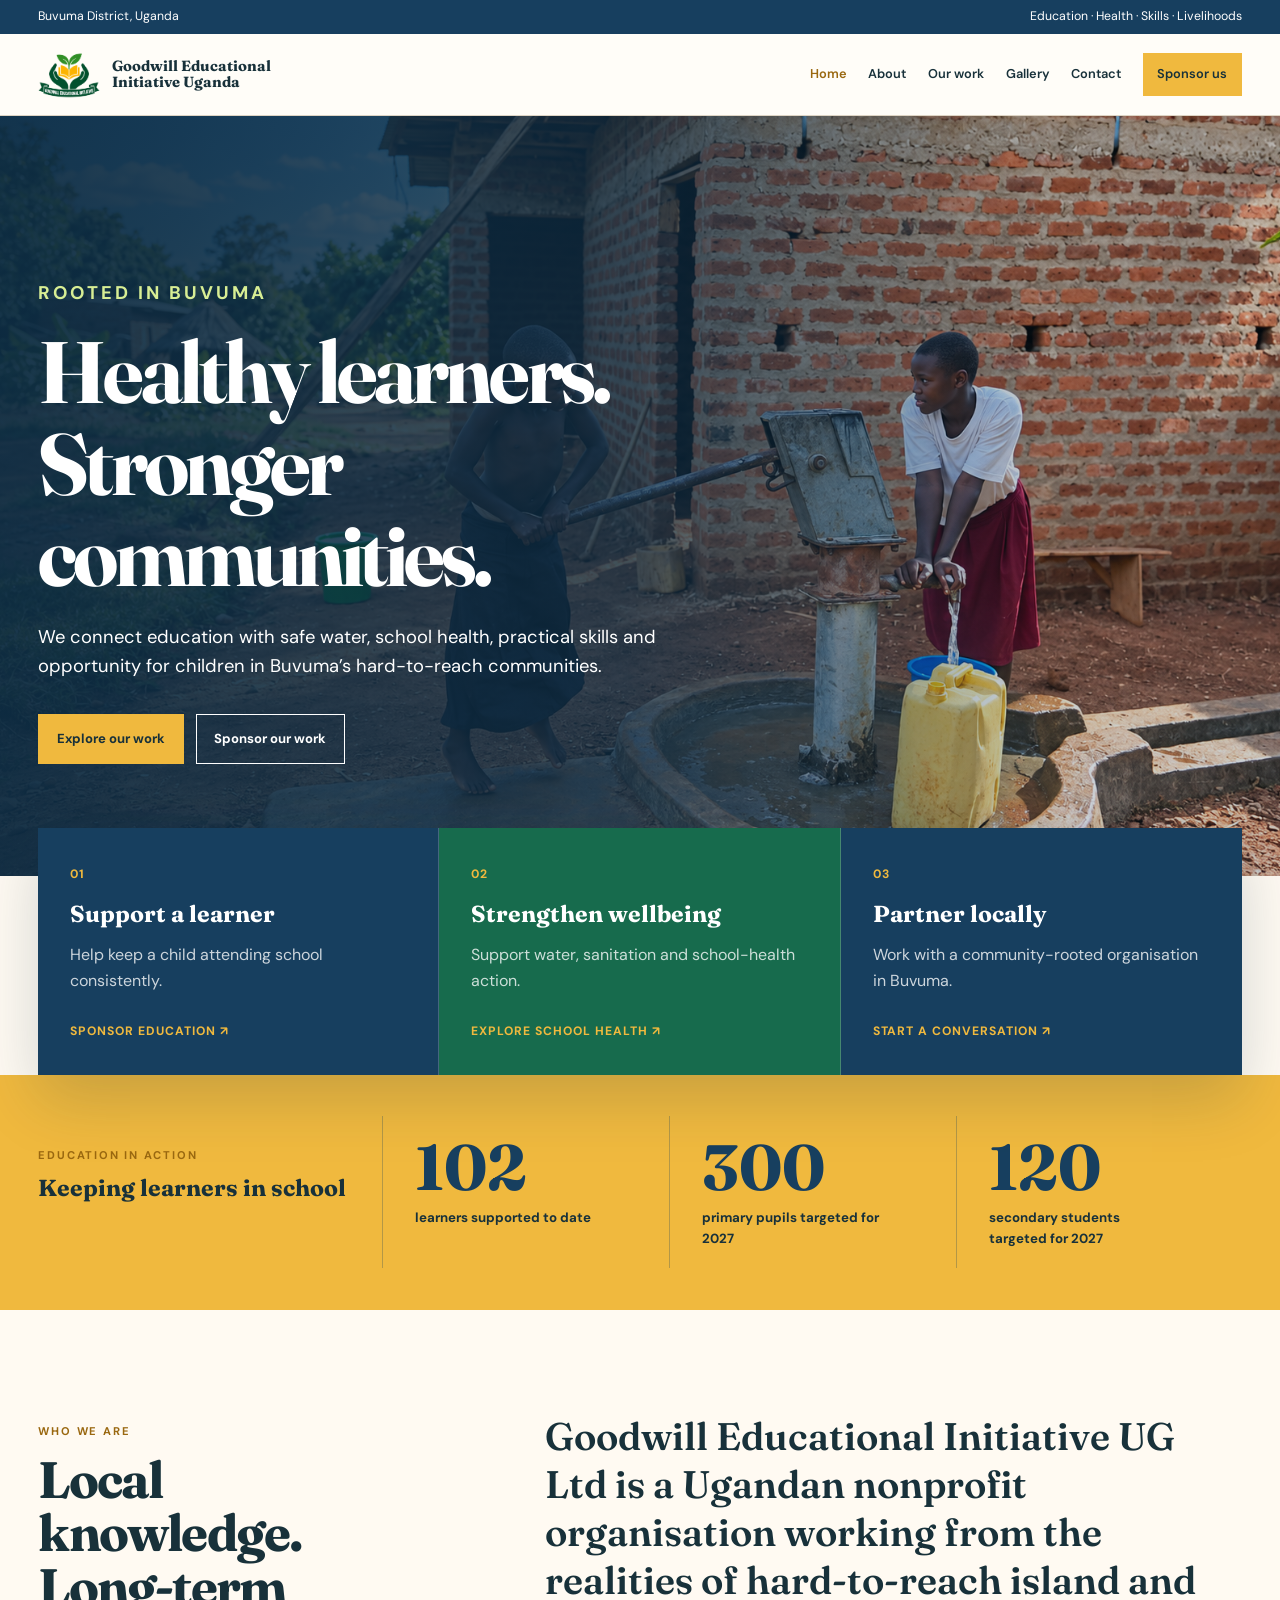
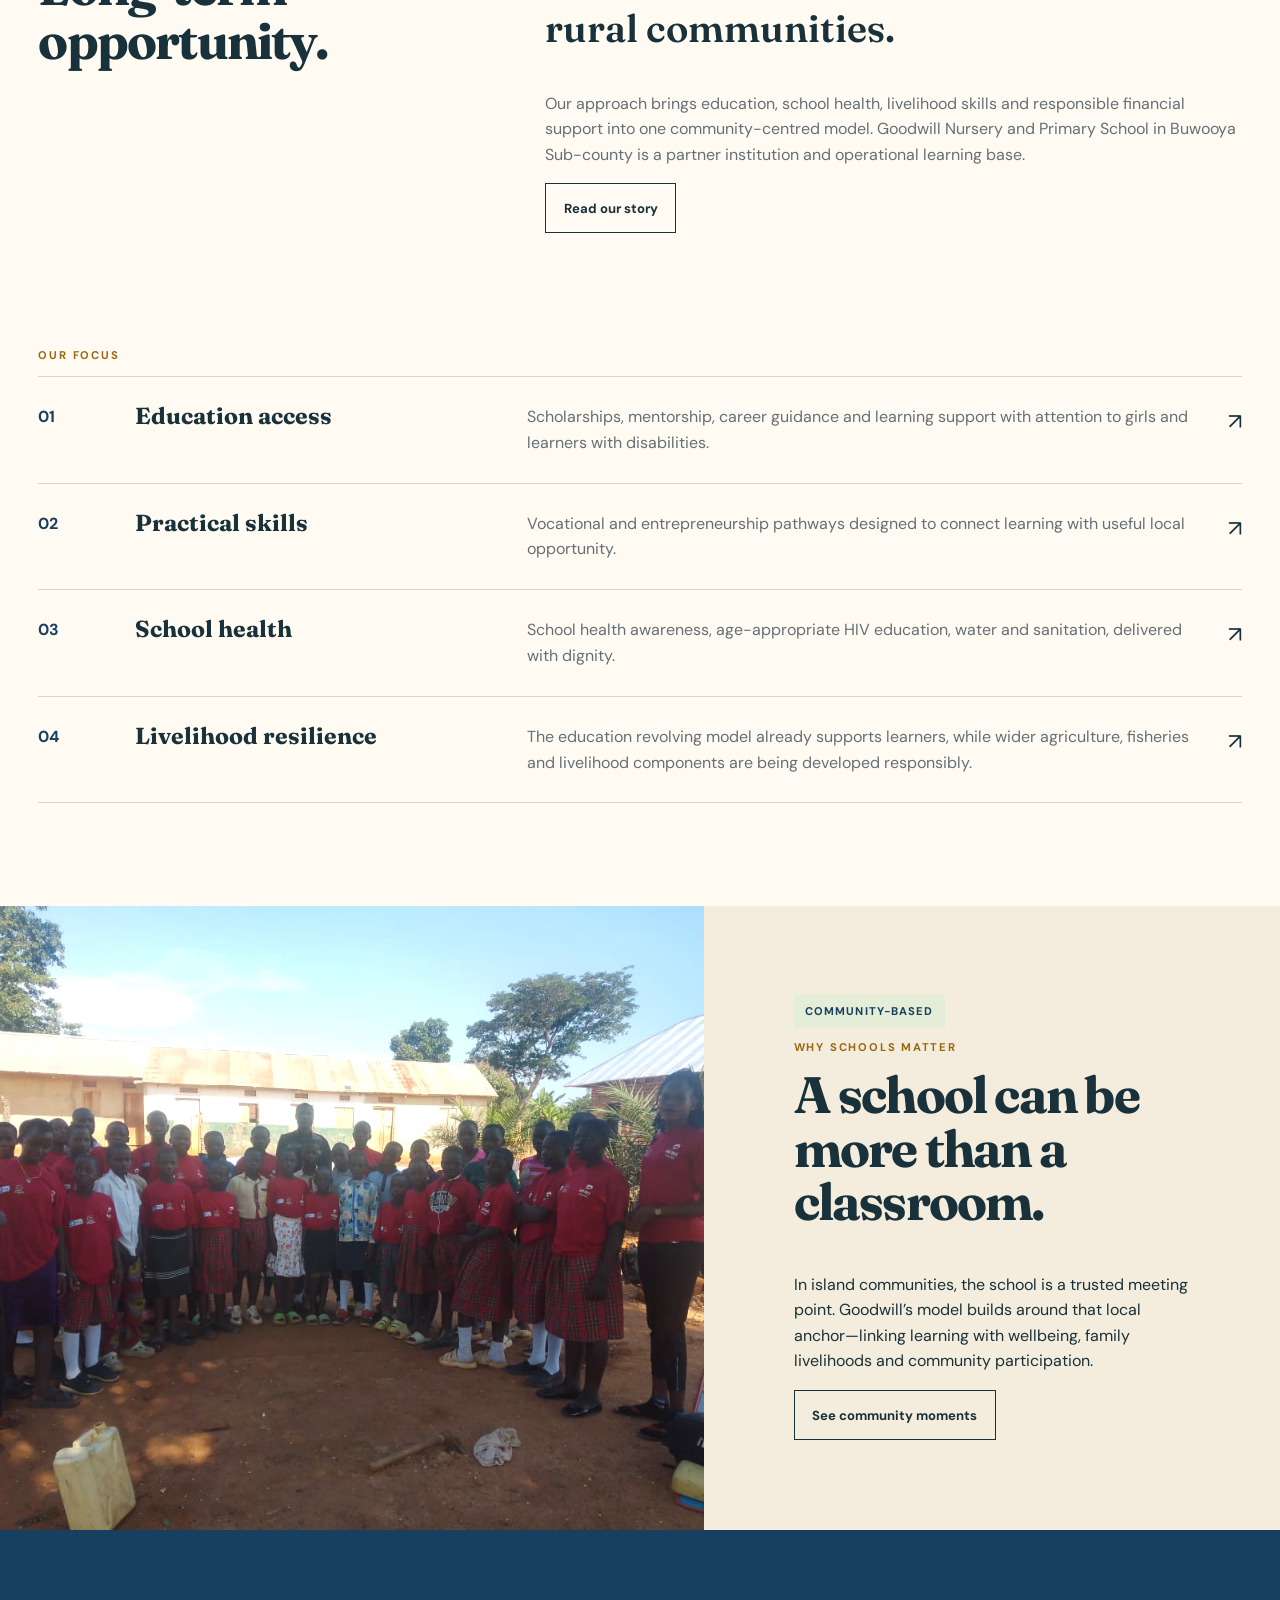
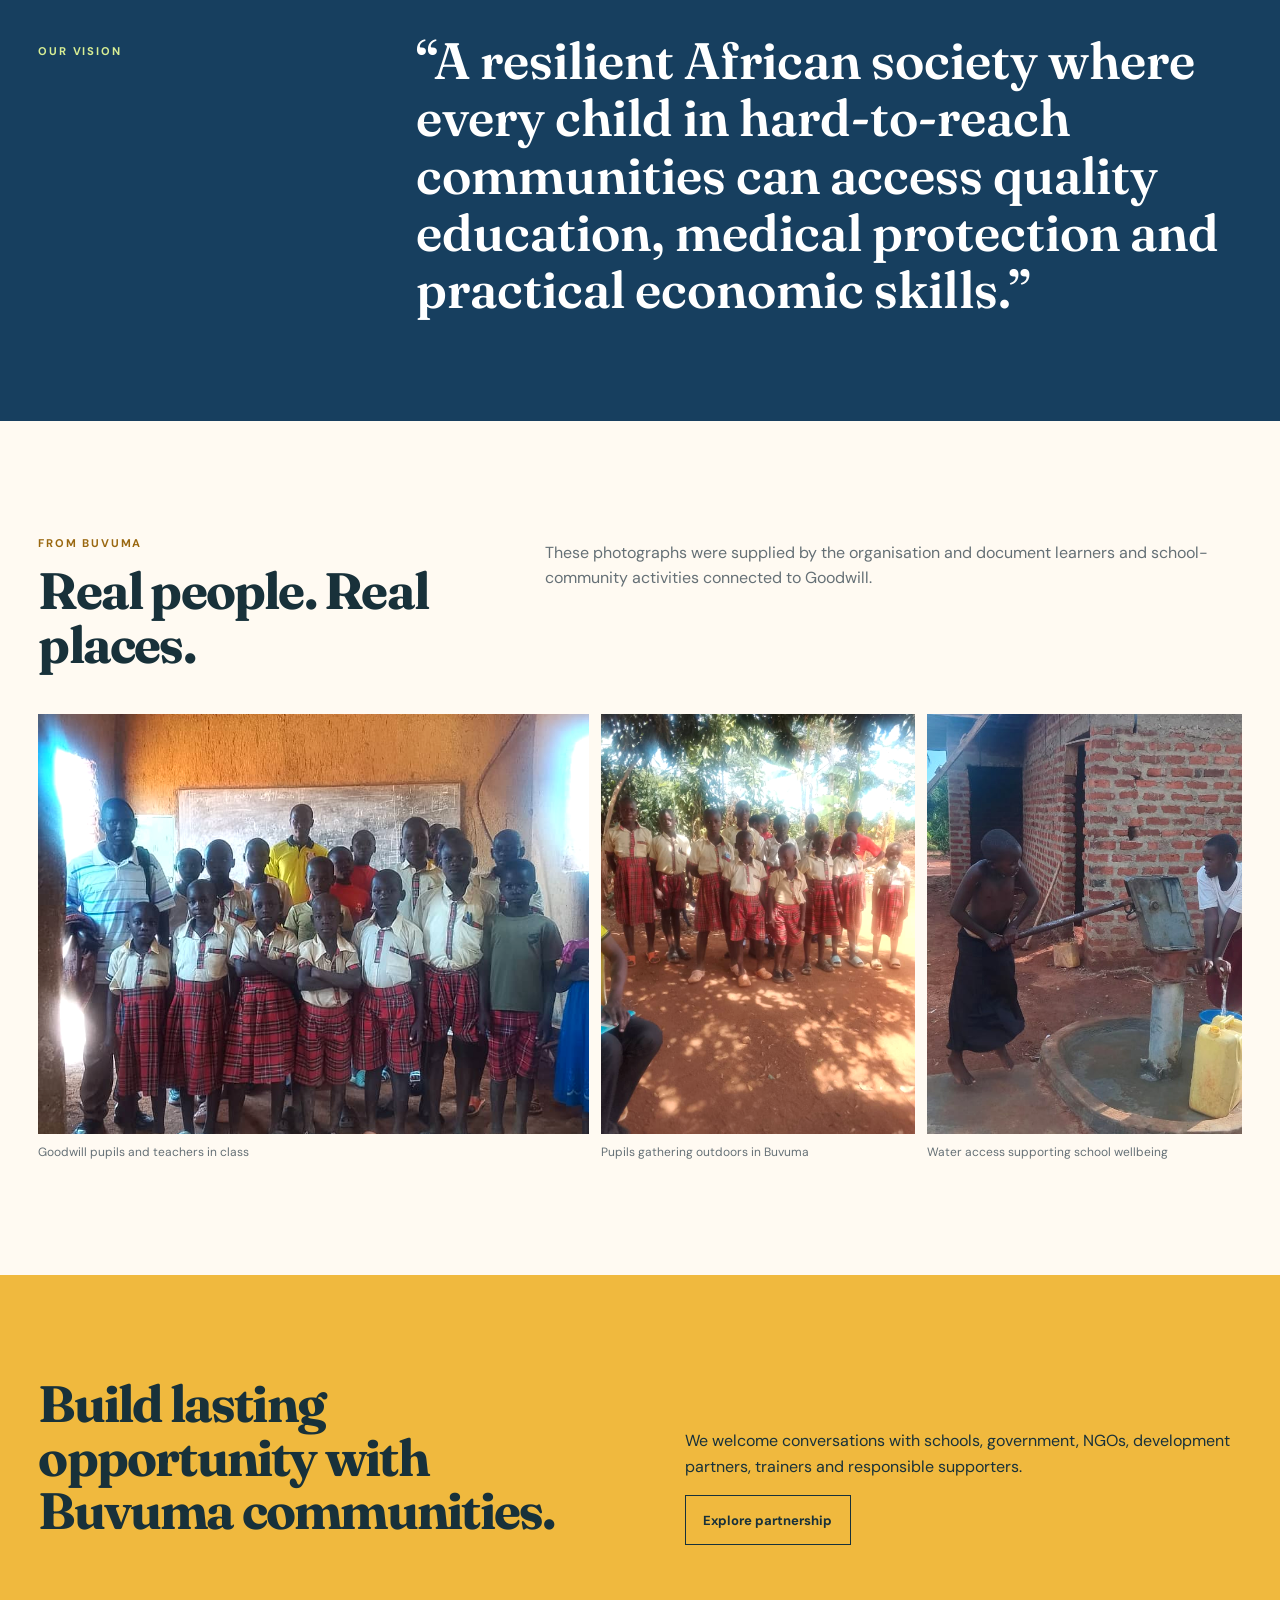
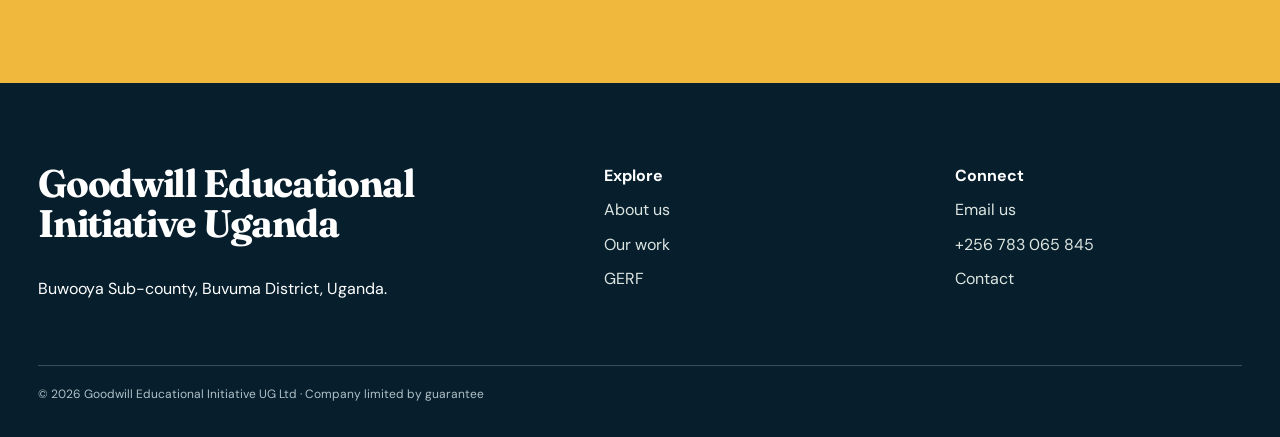
<file: index.html>
<!doctype html>
<html lang="en">
  <head>
    <meta charset="utf-8" />
    <meta name="viewport" content="width=device-width,initial-scale=1" />
    <meta
      name="description"
      content="Goodwill Educational Initiative Uganda connects education, practical skills, health support and sustainable livelihoods in Buvuma District."
    />
    <meta
      property="og:title"
      content="Goodwill Educational Initiative Uganda"
    />
    <meta
      property="og:image"
      content="images/community/borehole-hero-enhanced.png"
    />
    <title>Goodwill Educational Initiative Uganda | Buvuma</title>
    <link rel="icon" href="images/brand/goodwill-logo.png" />
    <link rel="stylesheet" href="css/styles.css?v=4" />
  </head>
  <body>
    <a class="skip" href="#main">Skip to content</a>
    <div class="topline">
      <span>Buvuma District, Uganda</span
      ><span>Education · Health · Skills · Livelihoods</span>
    </div>
    <header class="header">
      <a class="brand" href="index.html"
        ><img
          class="brand-logo"
          src="images/brand/goodwill-logo.png"
          alt=""
        /><strong>Goodwill Educational Initiative Uganda</strong></a
      ><button class="menu" aria-label="Open navigation" aria-expanded="false">
        <span></span><span></span><span></span>
      </button>
      <nav class="nav">
        <a aria-current="page" href="index.html">Home</a
        ><a href="pages/about.html">About</a
        ><a href="pages/education.html">Our work</a
        ><a href="pages/projects.html">Gallery</a
        ><a href="pages/contact.html">Contact</a
        ><a class="nav-cta" href="pages/partnerships.html">Sponsor us</a>
      </nav>
    </header>
    <main id="main">
      <section class="hero">
        <div class="wrap">
          <div class="hero-copy reveal">
            <p class="eyebrow" style="color: #d8ee94">Rooted in Buvuma</p>
            <h1>Healthy learners. Stronger communities.</h1>
            <p>
              We connect education with safe water, school health, practical
              skills and opportunity for children in Buvuma’s hard-to-reach
              communities.
            </p>
            <div class="actions">
              <a class="btn btn-gold" href="pages/education.html"
                >Explore our work</a
              ><a class="btn btn-light" href="pages/partnerships.html"
                >Sponsor our work</a
              >
            </div>
          </div>
        </div>
      </section>
      <section class="ngo-actions" aria-label="Ways to support Goodwill">
        <div class="wrap ngo-action-grid reveal">
          <article>
            <span>01</span>
            <h3>Support a learner</h3>
            <p>Help keep a child attending school consistently.</p>
            <a href="pages/partnerships.html">Sponsor education ↗</a>
          </article>
          <article class="featured">
            <span>02</span>
            <h3>Strengthen wellbeing</h3>
            <p>Support water, sanitation and school-health action.</p>
            <a href="pages/health.html">Explore school health ↗</a>
          </article>
          <article>
            <span>03</span>
            <h3>Partner locally</h3>
            <p>Work with a community-rooted organisation in Buvuma.</p>
            <a href="pages/contact.html">Start a conversation ↗</a>
          </article>
        </div>
      </section>
      <section class="impact-band" aria-label="Goodwill education reach">
        <div class="wrap impact-grid reveal">
          <div>
            <p class="eyebrow">Education in action</p>
            <h3 style="margin-bottom: 0">Keeping learners in school</h3>
          </div>
          <div>
            <span class="impact-number">102</span>
            <span class="impact-label">learners supported to date</span>
          </div>
          <div>
            <span class="impact-number">300</span>
            <span class="impact-label">primary pupils targeted for 2027</span>
          </div>
          <div>
            <span class="impact-number">120</span>
            <span class="impact-label"
              >secondary students targeted for 2027</span
            >
          </div>
        </div>
      </section>
      <section class="section">
        <div class="wrap intro reveal">
          <div>
            <p class="eyebrow">Who we are</p>
            <h2>Local knowledge. Long-term opportunity.</h2>
          </div>
          <div>
            <p class="lead">
              Goodwill Educational Initiative UG Ltd is a Ugandan nonprofit
              organisation working from the realities of hard-to-reach island
              and rural communities.
            </p>
            <p class="muted">
              Our approach brings education, school health, livelihood skills
              and responsible financial support into one community-centred
              model. Goodwill Nursery and Primary School in Buwooya Sub-county
              is a partner institution and operational learning base.
            </p>
            <a class="btn" href="pages/about.html">Read our story</a>
          </div>
        </div>
      </section>
      <section class="section" style="padding-top: 0">
        <div class="wrap">
          <p class="eyebrow">Our focus</p>
          <div class="programme-list reveal">
            <article class="programme-row">
              <span class="num">01</span>
              <h3>Education access</h3>
              <p>
                Scholarships, mentorship, career guidance and learning support
                with attention to girls and learners with disabilities.
              </p>
              <a class="arrow" href="pages/education.html">↗</a>
            </article>
            <article class="programme-row">
              <span class="num">02</span>
              <h3>Practical skills</h3>
              <p>
                Vocational and entrepreneurship pathways designed to connect
                learning with useful local opportunity.
              </p>
              <a class="arrow" href="pages/skills.html">↗</a>
            </article>
            <article class="programme-row">
              <span class="num">03</span>
              <h3>School health</h3>
              <p>
                School health awareness, age-appropriate HIV education, water
                and sanitation, delivered with dignity.
              </p>
              <a class="arrow" href="pages/health.html">↗</a>
            </article>
            <article class="programme-row">
              <span class="num">04</span>
              <h3>Livelihood resilience</h3>
              <p>
                The education revolving model already supports learners, while
                wider agriculture, fisheries and livelihood components are being
                developed responsibly.
              </p>
              <a class="arrow" href="pages/fund.html">↗</a>
            </article>
          </div>
        </div>
      </section>
      <section class="feature">
        <div class="feature-grid">
          <div class="feature-photo">
            <img
              src="images/community/school-community.jpeg"
              alt="Goodwill school community gathered outdoors"
              loading="lazy"
            />
          </div>
          <div class="feature-copy reveal">
            <span class="status">Community-based</span>
            <p class="eyebrow">Why schools matter</p>
            <h2>A school can be more than a classroom.</h2>
            <p>
              In island communities, the school is a trusted meeting point.
              Goodwill’s model builds around that local anchor—linking learning
              with wellbeing, family livelihoods and community participation.
            </p>
            <a class="btn" href="pages/projects.html">See community moments</a>
          </div>
        </div>
      </section>
      <section class="section quote-band">
        <div class="wrap reveal">
          <p class="eyebrow" style="color: #d8ee94">Our vision</p>
          <blockquote>
            “A resilient African society where every child in hard-to-reach
            communities can access quality education, medical protection and
            practical economic skills.”
          </blockquote>
        </div>
      </section>
      <section class="section">
        <div class="wrap">
          <div class="intro">
            <div>
              <p class="eyebrow">From Buvuma</p>
              <h2>Real people. Real places.</h2>
            </div>
            <p class="muted">
              These photographs were supplied by the organisation and document
              learners and school-community activities connected to Goodwill.
            </p>
          </div>
          <div class="photo-strip reveal">
            <figure>
              <img
                src="images/community/goodwill-classroom-group.jpeg"
                alt="Goodwill pupils and teachers together in a classroom"
                loading="lazy"
              />
              <figcaption>Goodwill pupils and teachers in class</figcaption>
            </figure>
            <figure>
              <img
                src="images/community/goodwill-pupils-outdoors.jpeg"
                alt="Goodwill pupils gathered outdoors in Buvuma"
                loading="lazy"
              />
              <figcaption>Pupils gathering outdoors in Buvuma</figcaption>
            </figure>
            <figure>
              <img
                src="images/community/community-water-access.jpeg"
                alt="Children collecting water from a community hand pump"
                loading="lazy"
              />
              <figcaption>Water access supporting school wellbeing</figcaption>
            </figure>
          </div>
        </div>
      </section>
      <section class="section partner-band">
        <div class="wrap reveal">
          <h2>Build lasting opportunity with Buvuma communities.</h2>
          <div>
            <p>
              We welcome conversations with schools, government, NGOs,
              development partners, trainers and responsible supporters.
            </p>
            <a class="btn" href="pages/partnerships.html"
              >Explore partnership</a
            >
          </div>
        </div>
      </section>
    </main>
    <footer class="footer">
      <div class="wrap">
        <div class="footer-grid">
          <div>
            <h2>Goodwill Educational Initiative Uganda</h2>
            <p>Buwooya Sub-county, Buvuma District, Uganda.</p>
          </div>
          <div>
            <strong>Explore</strong><a href="pages/about.html">About us</a
            ><a href="pages/education.html">Our work</a
            ><a href="pages/fund.html">GERF</a>
          </div>
          <div>
            <strong>Connect</strong
            ><a href="mailto:goodwilleducationalinitiativeug@gmail.com"
              >Email us</a
            ><a href="tel:+256783065845">+256 783 065 845</a
            ><a href="pages/contact.html">Contact</a>
          </div>
        </div>
        <div class="footer-bottom">
          © 2026 Goodwill Educational Initiative UG Ltd · Company limited by
          guarantee
        </div>
      </div>
    </footer>
    <script src="js/main.js?v=2"></script>
  </body>
</html>
</file>
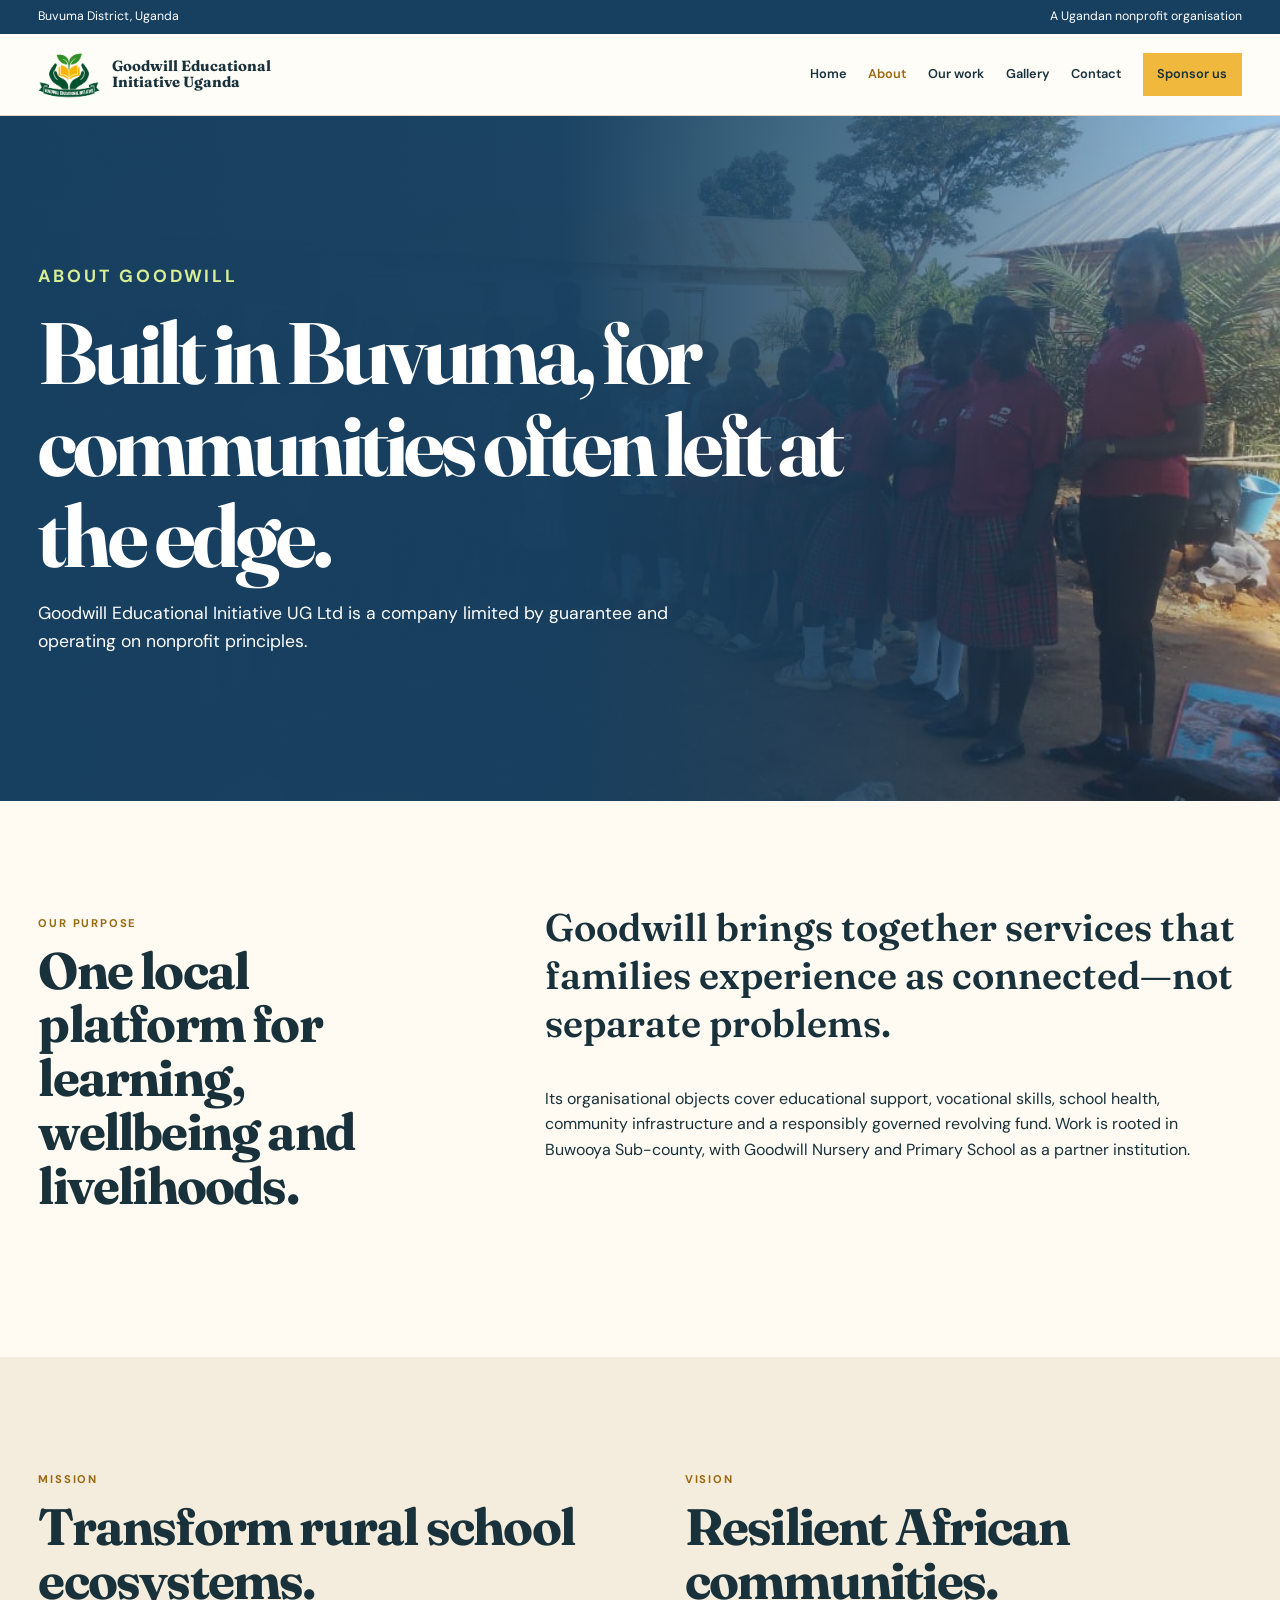
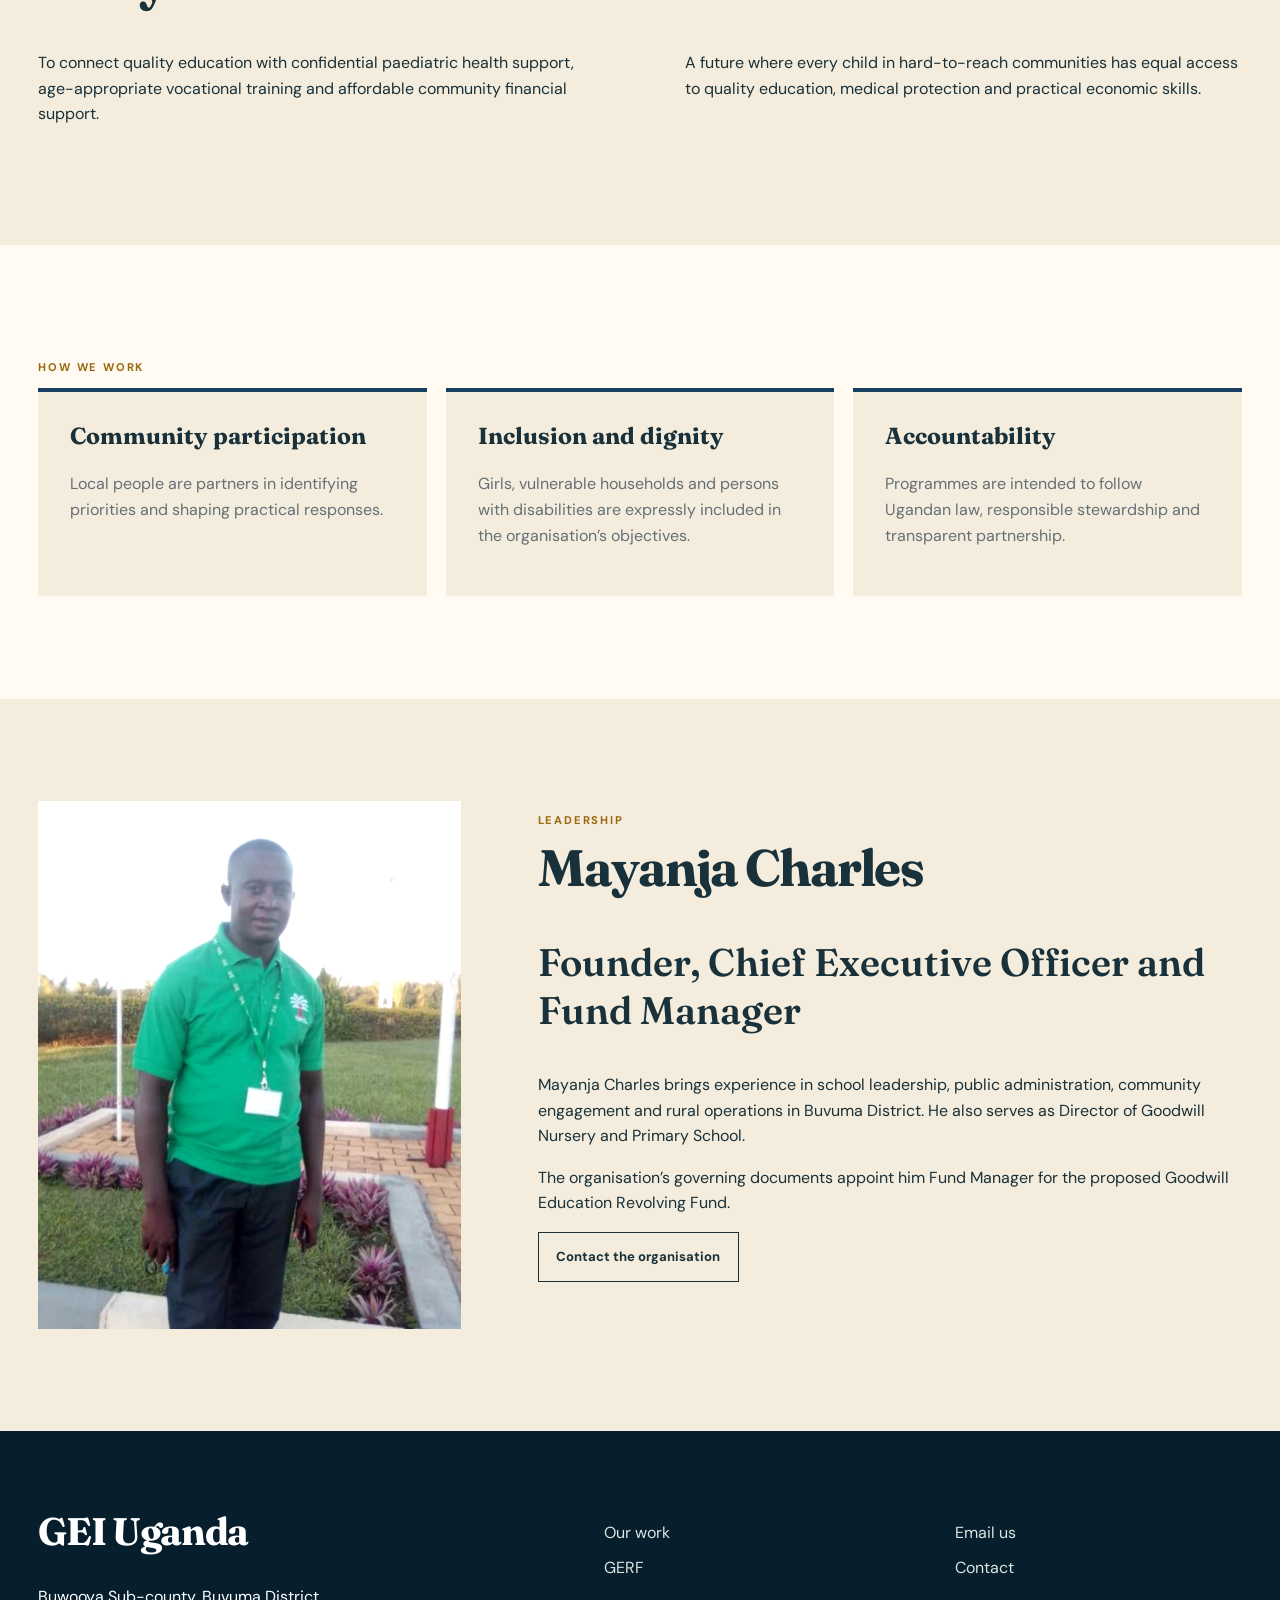
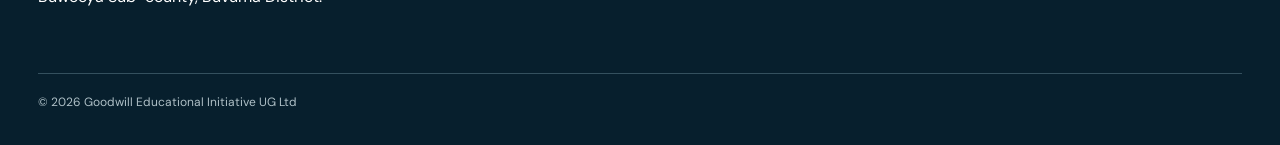
<file: pages/about.html>
<!doctype html>
<html lang="en">
  <head>
    <meta charset="utf-8" />
    <meta name="viewport" content="width=device-width,initial-scale=1" />
    <meta
      name="description"
      content="The mission, governance and community-rooted approach of Goodwill Educational Initiative Uganda."
    />
    <title>About Us | GEI Uganda</title>
    <link rel="icon" href="../images/brand/goodwill-logo.png" />
    <link rel="stylesheet" href="../css/styles.css?v=4" />
  </head>
  <body>
    <div class="topline">
      <span>Buvuma District, Uganda</span
      ><span>A Ugandan nonprofit organisation</span>
    </div>
    <header class="header">
      <a class="brand" href="../index.html"
        ><img
          class="brand-logo"
          src="../images/brand/goodwill-logo.png"
          alt=""
        /><strong>Goodwill Educational Initiative Uganda</strong></a
      ><button class="menu" aria-label="Open navigation" aria-expanded="false">
        <span></span><span></span><span></span>
      </button>
      <nav class="nav">
        <a href="../index.html">Home</a
        ><a aria-current="page" href="about.html">About</a
        ><a href="education.html">Our work</a><a href="projects.html">Gallery</a
        ><a href="contact.html">Contact</a
        ><a class="nav-cta" href="partnerships.html">Sponsor us</a>
      </nav>
    </header>
    <main>
      <section
        class="page-hero"
        style="
          --page-image: url(&quot;../images/community/school-community.jpeg&quot;);
        "
      >
        <div class="wrap">
          <p class="eyebrow" style="color: #d8ee94">About Goodwill</p>
          <h1>Built in Buvuma, for communities often left at the edge.</h1>
          <p>
            Goodwill Educational Initiative UG Ltd is a company limited by
            guarantee and operating on nonprofit principles.
          </p>
        </div>
      </section>
      <section class="section">
        <div class="wrap intro reveal">
          <div>
            <p class="eyebrow">Our purpose</p>
            <h2>One local platform for learning, wellbeing and livelihoods.</h2>
          </div>
          <div>
            <p class="lead">
              Goodwill brings together services that families experience as
              connected—not separate problems.
            </p>
            <p>
              Its organisational objects cover educational support, vocational
              skills, school health, community infrastructure and a responsibly
              governed revolving fund. Work is rooted in Buwooya Sub-county,
              with Goodwill Nursery and Primary School as a partner institution.
            </p>
          </div>
        </div>
      </section>
      <section class="section feature">
        <div class="wrap grid-2">
          <div>
            <p class="eyebrow">Mission</p>
            <h2>Transform rural school ecosystems.</h2>
            <p>
              To connect quality education with confidential paediatric health
              support, age-appropriate vocational training and affordable
              community financial support.
            </p>
          </div>
          <div>
            <p class="eyebrow">Vision</p>
            <h2>Resilient African communities.</h2>
            <p>
              A future where every child in hard-to-reach communities has equal
              access to quality education, medical protection and practical
              economic skills.
            </p>
          </div>
        </div>
      </section>
      <section class="section">
        <div class="wrap">
          <p class="eyebrow">How we work</p>
          <div class="grid-3">
            <article class="panel">
              <h3>Community participation</h3>
              <p>
                Local people are partners in identifying priorities and shaping
                practical responses.
              </p>
            </article>
            <article class="panel">
              <h3>Inclusion and dignity</h3>
              <p>
                Girls, vulnerable households and persons with disabilities are
                expressly included in the organisation’s objectives.
              </p>
            </article>
            <article class="panel">
              <h3>Accountability</h3>
              <p>
                Programmes are intended to follow Ugandan law, responsible
                stewardship and transparent partnership.
              </p>
            </article>
          </div>
        </div>
      </section>
      <section class="section leader">
        <div class="wrap leader-grid">
          <img
            class="portrait"
            src="../images/community/founder-mayanja-charles.jpeg"
            alt="Mayanja Charles, founder of Goodwill Educational Initiative"
          />
          <div>
            <p class="eyebrow">Leadership</p>
            <h2>Mayanja Charles</h2>
            <p class="lead">
              Founder, Chief Executive Officer and Fund Manager
            </p>
            <p>
              Mayanja Charles brings experience in school leadership, public
              administration, community engagement and rural operations in
              Buvuma District. He also serves as Director of Goodwill Nursery
              and Primary School.
            </p>
            <p>
              The organisation’s governing documents appoint him Fund Manager
              for the proposed Goodwill Education Revolving Fund.
            </p>
            <a class="btn" href="contact.html">Contact the organisation</a>
          </div>
        </div>
      </section>
    </main>
    <footer class="footer">
      <div class="wrap">
        <div class="footer-grid">
          <div>
            <h2>GEI Uganda</h2>
            <p>Buwooya Sub-county, Buvuma District.</p>
          </div>
          <div>
            <a href="education.html">Our work</a><a href="fund.html">GERF</a>
          </div>
          <div>
            <a href="mailto:goodwilleducationalinitiativeug@gmail.com"
              >Email us</a
            ><a href="contact.html">Contact</a>
          </div>
        </div>
        <div class="footer-bottom">
          © 2026 Goodwill Educational Initiative UG Ltd
        </div>
      </div>
    </footer>
    <script src="../js/main.js?v=2"></script>
  </body>
</html>
</file>
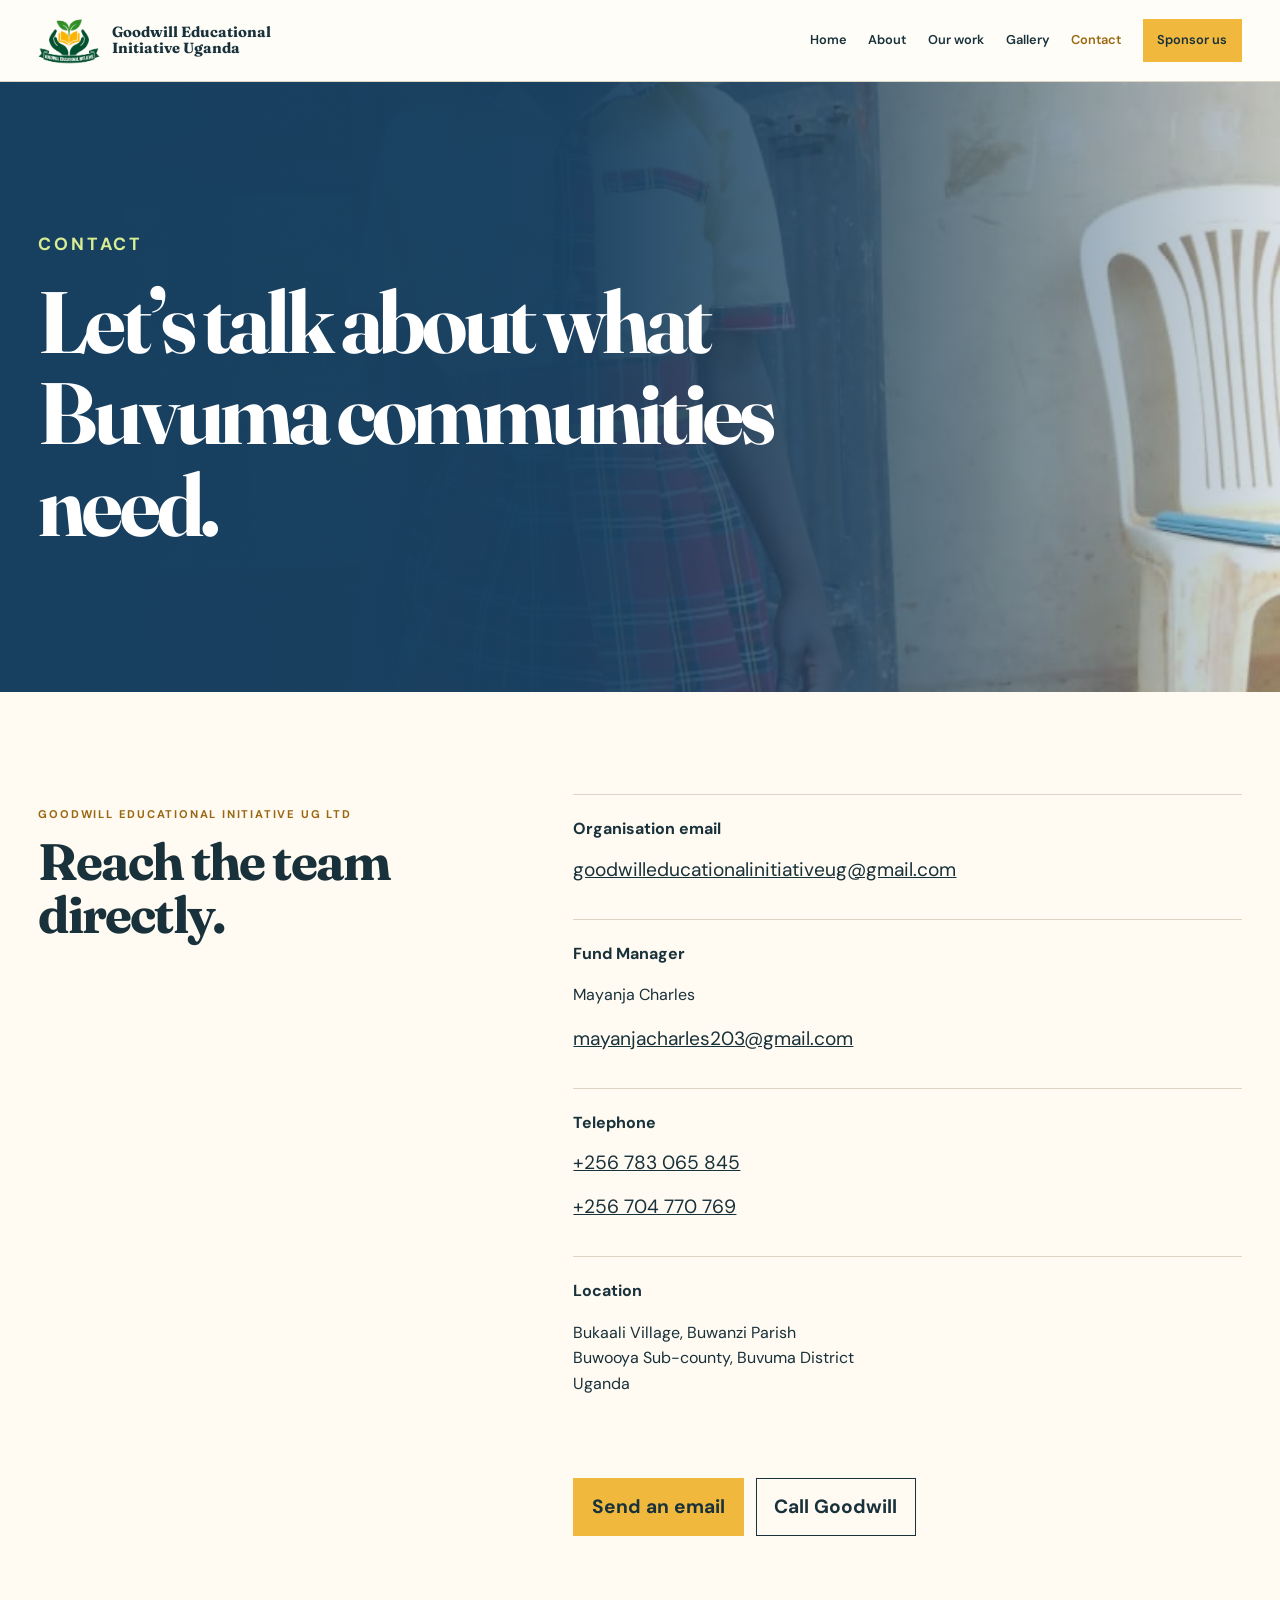
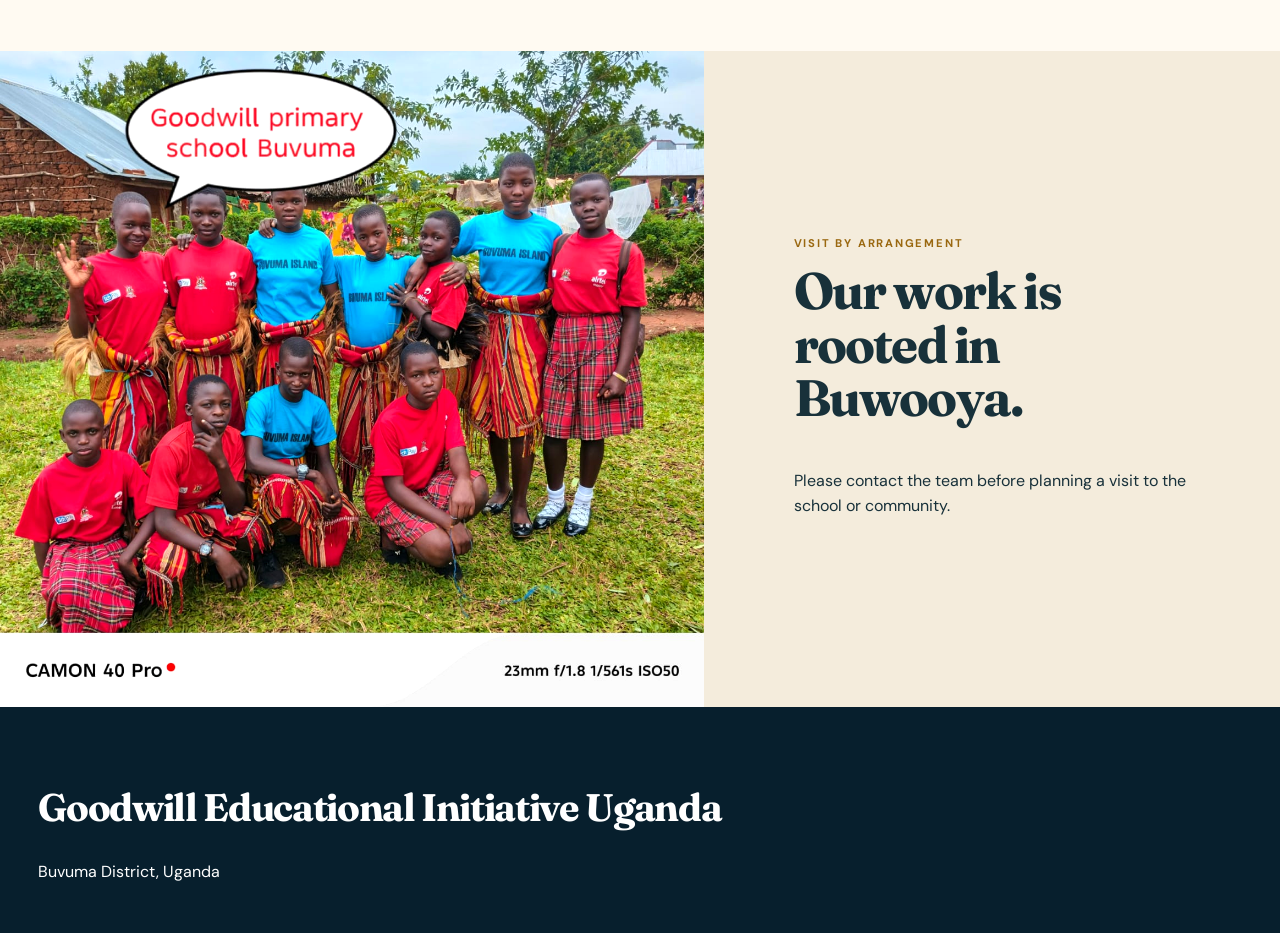
<file: pages/contact.html>
<!doctype html>
<html lang="en">
  <head>
    <meta charset="utf-8" />
    <meta name="viewport" content="width=device-width,initial-scale=1" />
    <meta
      name="description"
      content="Contact Goodwill Educational Initiative Uganda in Buvuma District."
    />
    <title>Contact | GEI Uganda</title>
    <link rel="icon" href="../images/brand/goodwill-logo.png" />
    <link rel="stylesheet" href="../css/styles.css?v=4" />
  </head>
  <body>
    <header class="header">
      <a class="brand" href="../index.html"
        ><img
          class="brand-logo"
          src="../images/brand/goodwill-logo.png"
          alt=""
        /><strong>Goodwill Educational Initiative Uganda</strong></a
      ><button class="menu" aria-label="Open navigation" aria-expanded="false">
        <span></span><span></span><span></span>
      </button>
      <nav class="nav">
        <a href="../index.html">Home</a><a href="about.html">About</a
        ><a href="education.html">Our work</a><a href="projects.html">Gallery</a
        ><a aria-current="page" href="contact.html">Contact</a
        ><a class="nav-cta" href="partnerships.html">Sponsor us</a>
      </nav>
    </header>
    <main>
      <section
        class="page-hero"
        style="
          --page-image: url(&quot;../images/community/learner-portrait.jpeg&quot;);
        "
      >
        <div class="wrap">
          <p class="eyebrow" style="color: #d8ee94">Contact</p>
          <h1>Let’s talk about what Buvuma communities need.</h1>
        </div>
      </section>
      <section class="section">
        <div class="wrap contact-grid">
          <div>
            <p class="eyebrow">Goodwill Educational Initiative UG Ltd</p>
            <h2>Reach the team directly.</h2>
          </div>
          <div class="contact-list">
            <div class="value">
              <strong>Organisation email</strong
              ><a href="mailto:goodwilleducationalinitiativeug@gmail.com"
                >goodwilleducationalinitiativeug@gmail.com</a
              >
            </div>
            <div class="value">
              <strong>Fund Manager</strong>
              <p>Mayanja Charles</p>
              <a href="mailto:mayanjacharles203@gmail.com"
                >mayanjacharles203@gmail.com</a
              >
            </div>
            <div class="value">
              <strong>Telephone</strong
              ><a href="tel:+256783065845">+256 783 065 845</a
              ><a href="tel:+256704770769">+256 704 770 769</a>
            </div>
            <div class="value">
              <strong>Location</strong>
              <p>
                Bukaali Village, Buwanzi Parish<br />Buwooya Sub-county, Buvuma
                District<br />Uganda
              </p>
            </div>
            <div class="actions">
              <a
                class="btn btn-gold"
                href="mailto:goodwilleducationalinitiativeug@gmail.com?subject=Enquiry%20for%20GEI%20Uganda"
                >Send an email</a
              ><a class="btn" href="tel:+256783065845">Call Goodwill</a>
            </div>
          </div>
        </div>
      </section>
      <section class="feature">
        <div class="feature-grid">
          <div class="feature-photo">
            <img
              src="../images/community/learners-cultural-team.jpeg"
              alt="Goodwill learners in Buvuma"
            />
          </div>
          <div class="feature-copy">
            <p class="eyebrow">Visit by arrangement</p>
            <h2>Our work is rooted in Buwooya.</h2>
            <p>
              Please contact the team before planning a visit to the school or
              community.
            </p>
          </div>
        </div>
      </section>
    </main>
    <footer class="footer">
      <div class="wrap">
        <h2>Goodwill Educational Initiative Uganda</h2>
        <p>Buvuma District, Uganda</p>
      </div>
    </footer>
    <script src="../js/main.js?v=2"></script>
  </body>
</html>
</file>
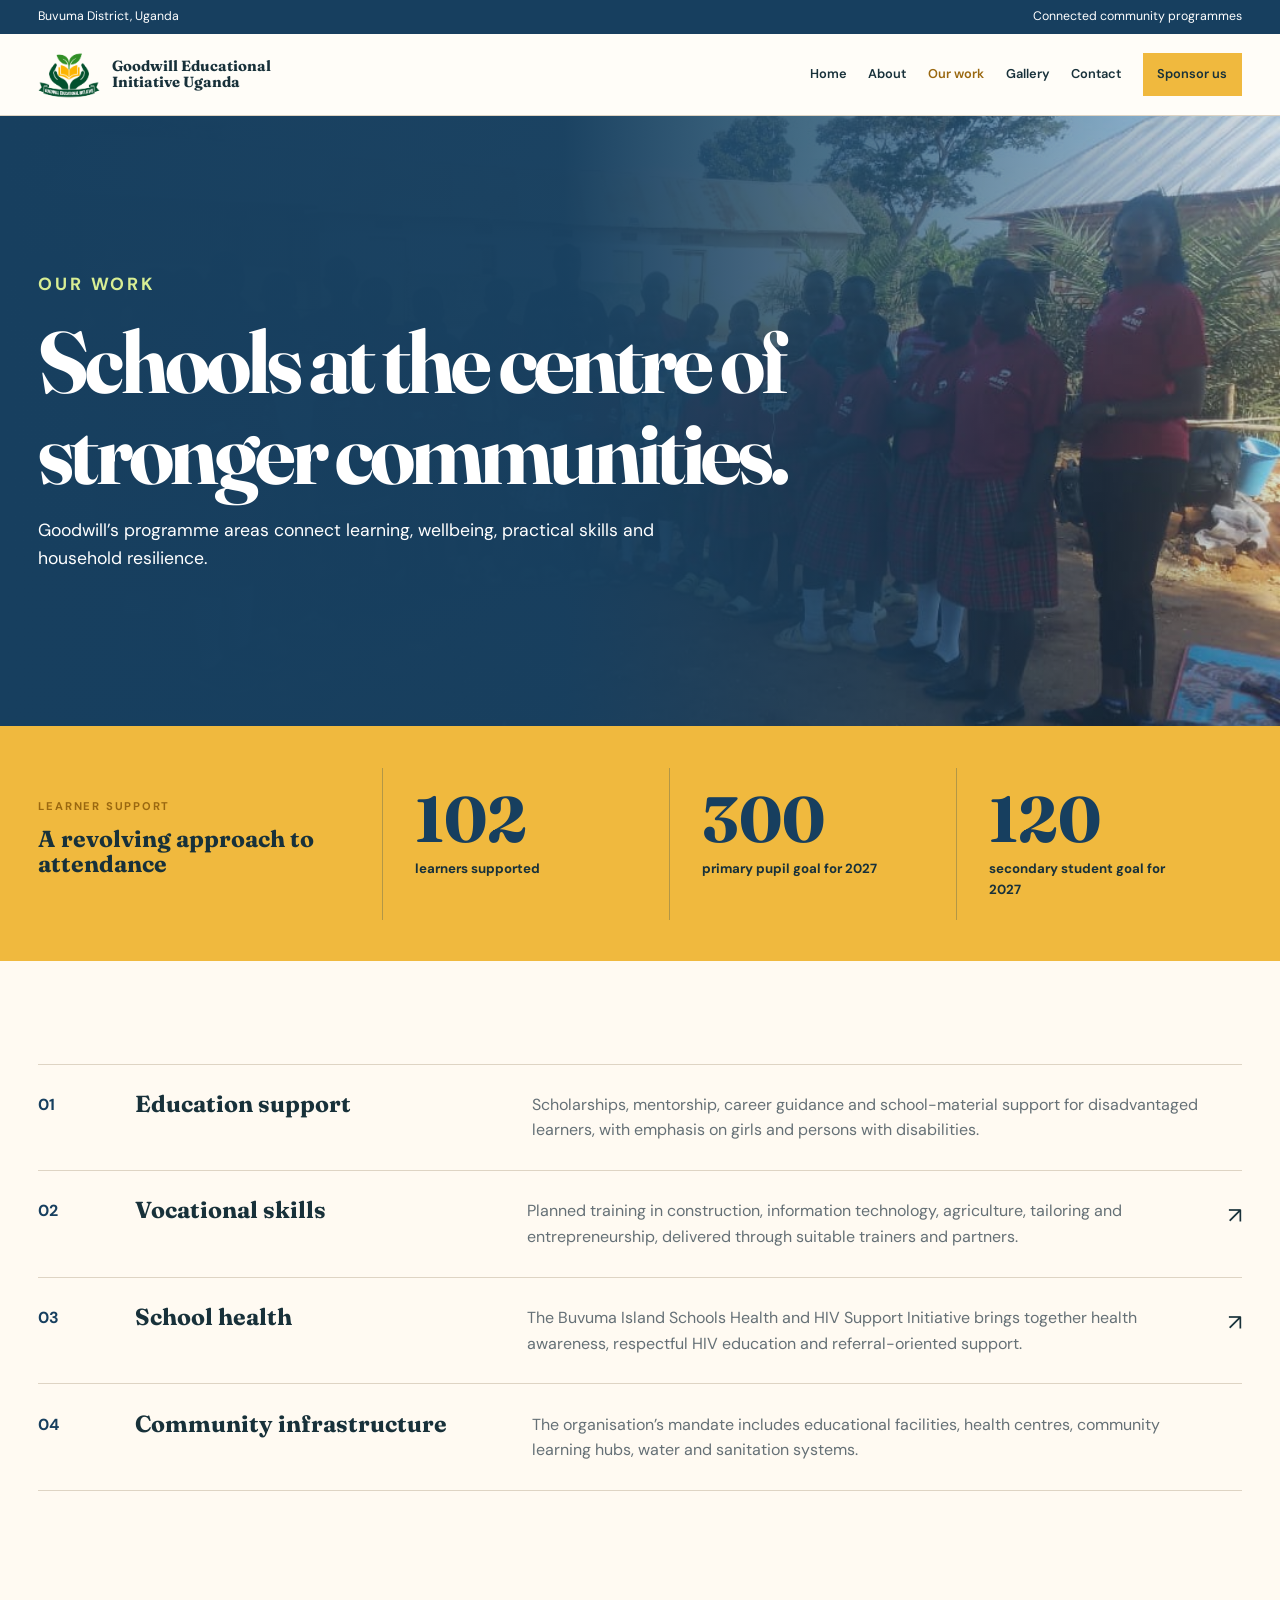
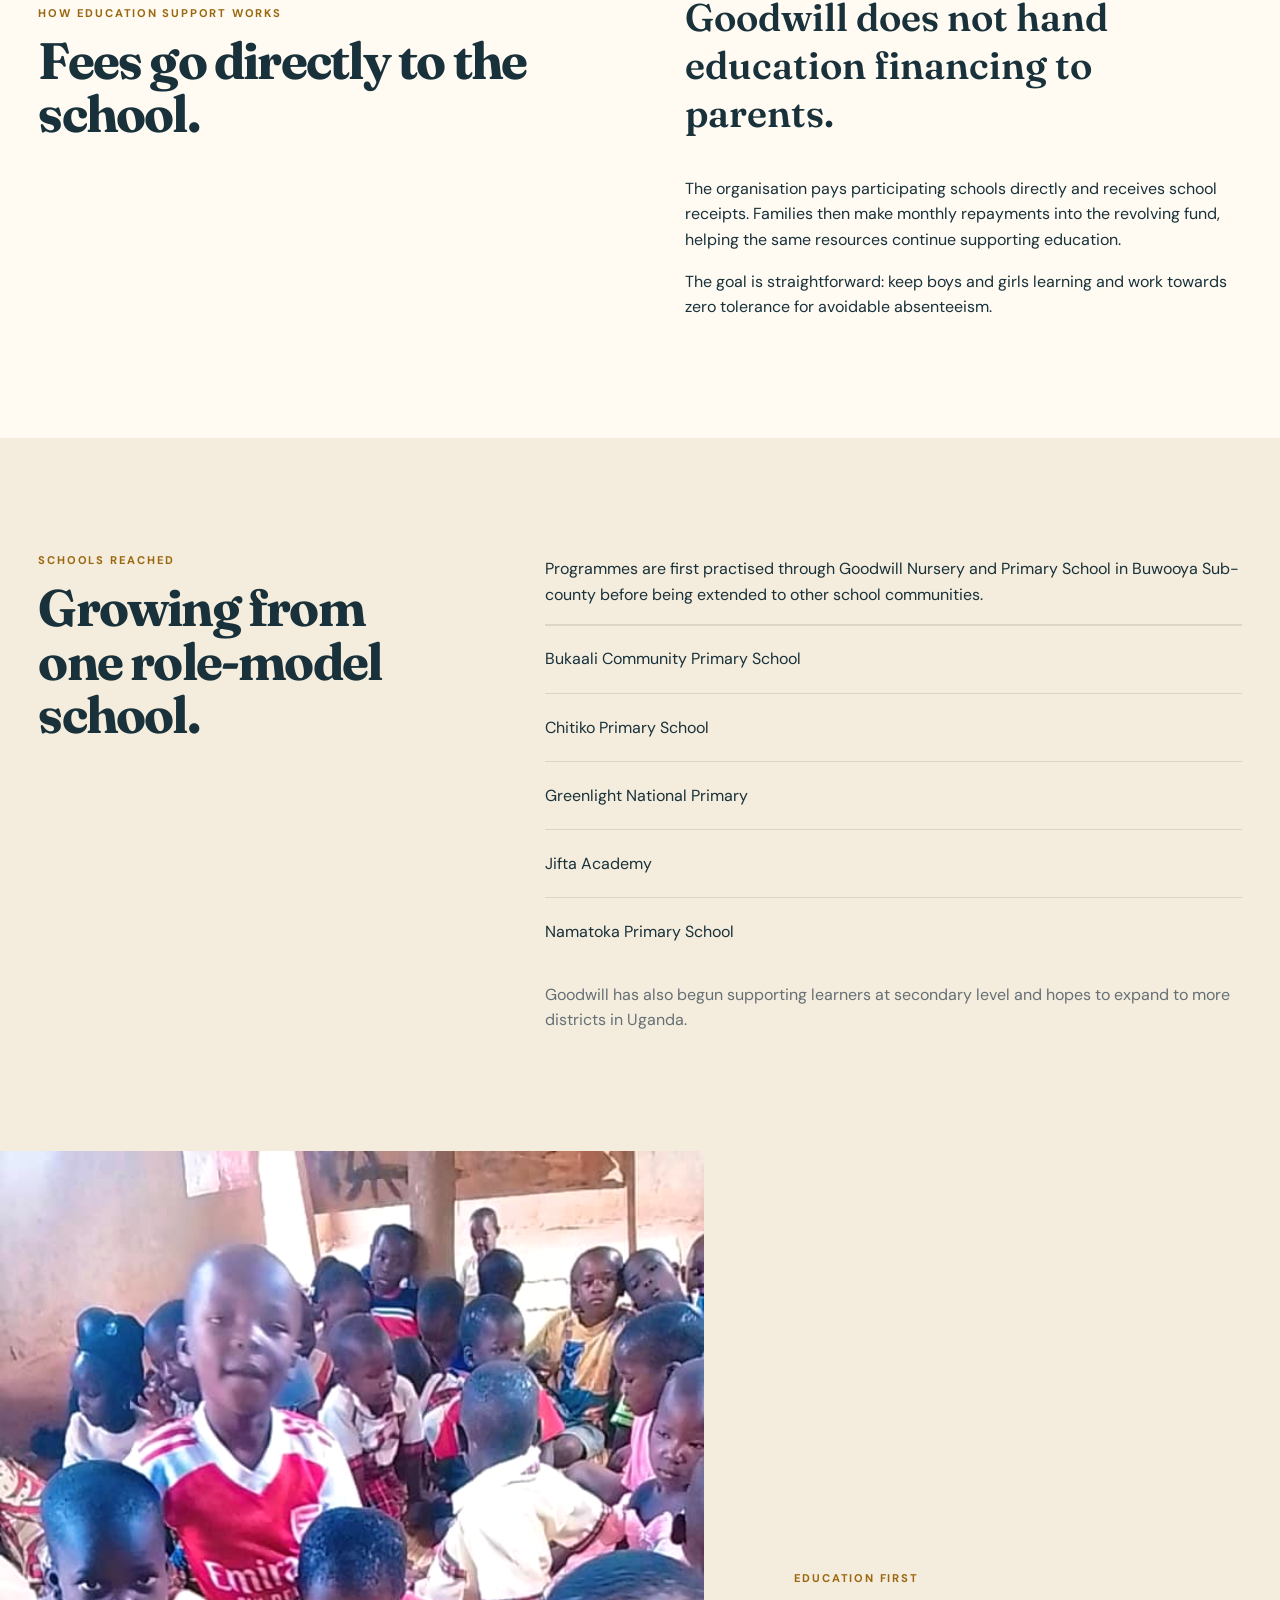
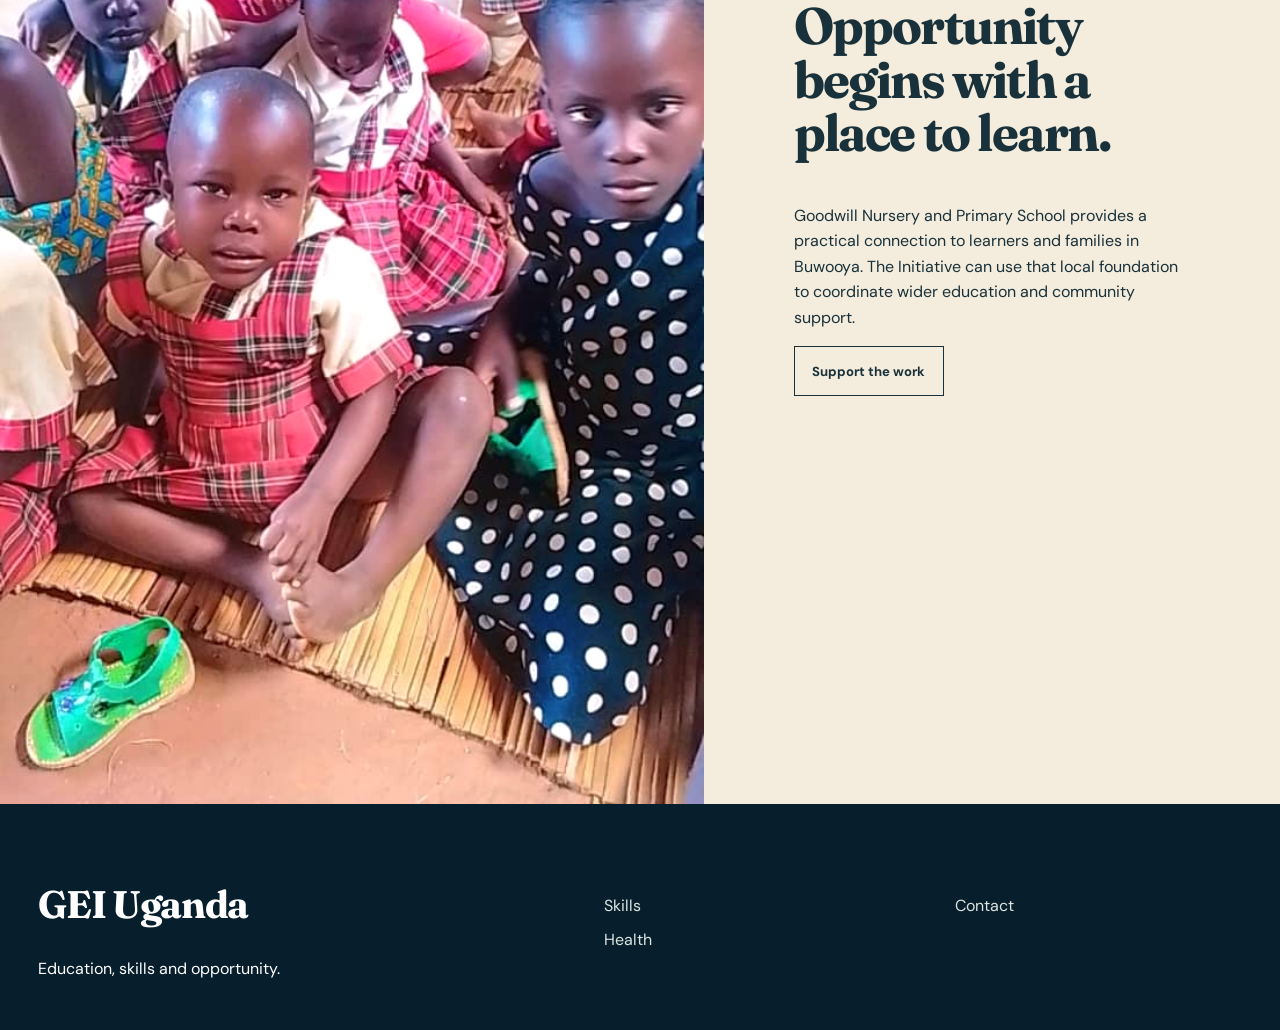
<file: pages/education.html>
<!doctype html>
<html lang="en">
  <head>
    <meta charset="utf-8" />
    <meta name="viewport" content="width=device-width,initial-scale=1" />
    <meta
      name="description"
      content="Education and community programmes of Goodwill Educational Initiative Uganda."
    />
    <title>Our Work | GEI Uganda</title>
    <link rel="stylesheet" href="../css/styles.css?v=4" />
    <link rel="icon" href="../images/brand/goodwill-logo.png" />
  </head>
  <body>
    <div class="topline">
      <span>Buvuma District, Uganda</span
      ><span>Connected community programmes</span>
    </div>
    <header class="header">
      <a class="brand" href="../index.html"
        ><img
          class="brand-logo"
          src="../images/brand/goodwill-logo.png"
          alt=""
        /><strong>Goodwill Educational Initiative Uganda</strong></a
      ><button class="menu" aria-label="Open navigation" aria-expanded="false">
        <span></span><span></span><span></span>
      </button>
      <nav class="nav">
        <a href="../index.html">Home</a><a href="about.html">About</a
        ><a aria-current="page" href="education.html">Our work</a
        ><a href="projects.html">Gallery</a><a href="contact.html">Contact</a
        ><a class="nav-cta" href="partnerships.html">Sponsor us</a>
      </nav>
    </header>
    <main>
      <section
        class="page-hero"
        style="
          --page-image: url(&quot;../images/community/school-community.jpeg&quot;);
        "
      >
        <div class="wrap">
          <p class="eyebrow" style="color: #d8ee94">Our work</p>
          <h1>Schools at the centre of stronger communities.</h1>
          <p>
            Goodwill’s programme areas connect learning, wellbeing, practical
            skills and household resilience.
          </p>
        </div>
      </section>
      <section class="impact-band" aria-label="Programme reach and goals">
        <div class="wrap impact-grid">
          <div>
            <p class="eyebrow">Learner support</p>
            <h3 style="margin-bottom: 0">A revolving approach to attendance</h3>
          </div>
          <div>
            <span class="impact-number">102</span
            ><span class="impact-label">learners supported</span>
          </div>
          <div>
            <span class="impact-number">300</span
            ><span class="impact-label">primary pupil goal for 2027</span>
          </div>
          <div>
            <span class="impact-number">120</span
            ><span class="impact-label">secondary student goal for 2027</span>
          </div>
        </div>
      </section>
      <section class="section">
        <div class="wrap programme-list">
          <article class="programme-row">
            <span class="num">01</span>
            <h3>Education support</h3>
            <p>
              Scholarships, mentorship, career guidance and school-material
              support for disadvantaged learners, with emphasis on girls and
              persons with disabilities.
            </p>
          </article>
          <article class="programme-row">
            <span class="num">02</span>
            <h3>Vocational skills</h3>
            <p>
              Planned training in construction, information technology,
              agriculture, tailoring and entrepreneurship, delivered through
              suitable trainers and partners.
            </p>
            <a class="arrow" href="skills.html">↗</a>
          </article>
          <article class="programme-row">
            <span class="num">03</span>
            <h3>School health</h3>
            <p>
              The Buvuma Island Schools Health and HIV Support Initiative brings
              together health awareness, respectful HIV education and
              referral-oriented support.
            </p>
            <a class="arrow" href="health.html">↗</a>
          </article>
          <article class="programme-row">
            <span class="num">04</span>
            <h3>Community infrastructure</h3>
            <p>
              The organisation’s mandate includes educational facilities, health
              centres, community learning hubs, water and sanitation systems.
            </p>
          </article>
        </div>
      </section>
      <section class="section" style="padding-top: 0">
        <div class="wrap grid-2">
          <div>
            <p class="eyebrow">How education support works</p>
            <h2>Fees go directly to the school.</h2>
          </div>
          <div>
            <p class="lead">
              Goodwill does not hand education financing to parents.
            </p>
            <p>
              The organisation pays participating schools directly and receives
              school receipts. Families then make monthly repayments into the
              revolving fund, helping the same resources continue supporting
              education.
            </p>
            <p>
              The goal is straightforward: keep boys and girls learning and work
              towards zero tolerance for avoidable absenteeism.
            </p>
          </div>
        </div>
      </section>
      <section class="section feature">
        <div class="wrap intro">
          <div>
            <p class="eyebrow">Schools reached</p>
            <h2>Growing from one role-model school.</h2>
          </div>
          <div>
            <p>
              Programmes are first practised through Goodwill Nursery and
              Primary School in Buwooya Sub-county before being extended to
              other school communities.
            </p>
            <div class="programme-list">
              <div class="value">Bukaali Community Primary School</div>
              <div class="value">Chitiko Primary School</div>
              <div class="value">Greenlight National Primary</div>
              <div class="value">Jifta Academy</div>
              <div class="value">Namatoka Primary School</div>
            </div>
            <p class="muted">
              Goodwill has also begun supporting learners at secondary level and
              hopes to expand to more districts in Uganda.
            </p>
          </div>
        </div>
      </section>
      <section class="feature">
        <div class="feature-grid">
          <div class="feature-photo">
            <img
              src="../images/community/early-learning.jpeg"
              alt="Young learners seated together in a classroom"
            />
          </div>
          <div class="feature-copy">
            <p class="eyebrow">Education first</p>
            <h2>Opportunity begins with a place to learn.</h2>
            <p>
              Goodwill Nursery and Primary School provides a practical
              connection to learners and families in Buwooya. The Initiative can
              use that local foundation to coordinate wider education and
              community support.
            </p>
            <a class="btn" href="partnerships.html">Support the work</a>
          </div>
        </div>
      </section>
    </main>
    <footer class="footer">
      <div class="wrap">
        <div class="footer-grid">
          <div>
            <h2>GEI Uganda</h2>
            <p>Education, skills and opportunity.</p>
          </div>
          <div>
            <a href="skills.html">Skills</a><a href="health.html">Health</a>
          </div>
          <div><a href="contact.html">Contact</a></div>
        </div>
      </div>
    </footer>
    <script src="../js/main.js?v=2"></script>
  </body>
</html>
</file>
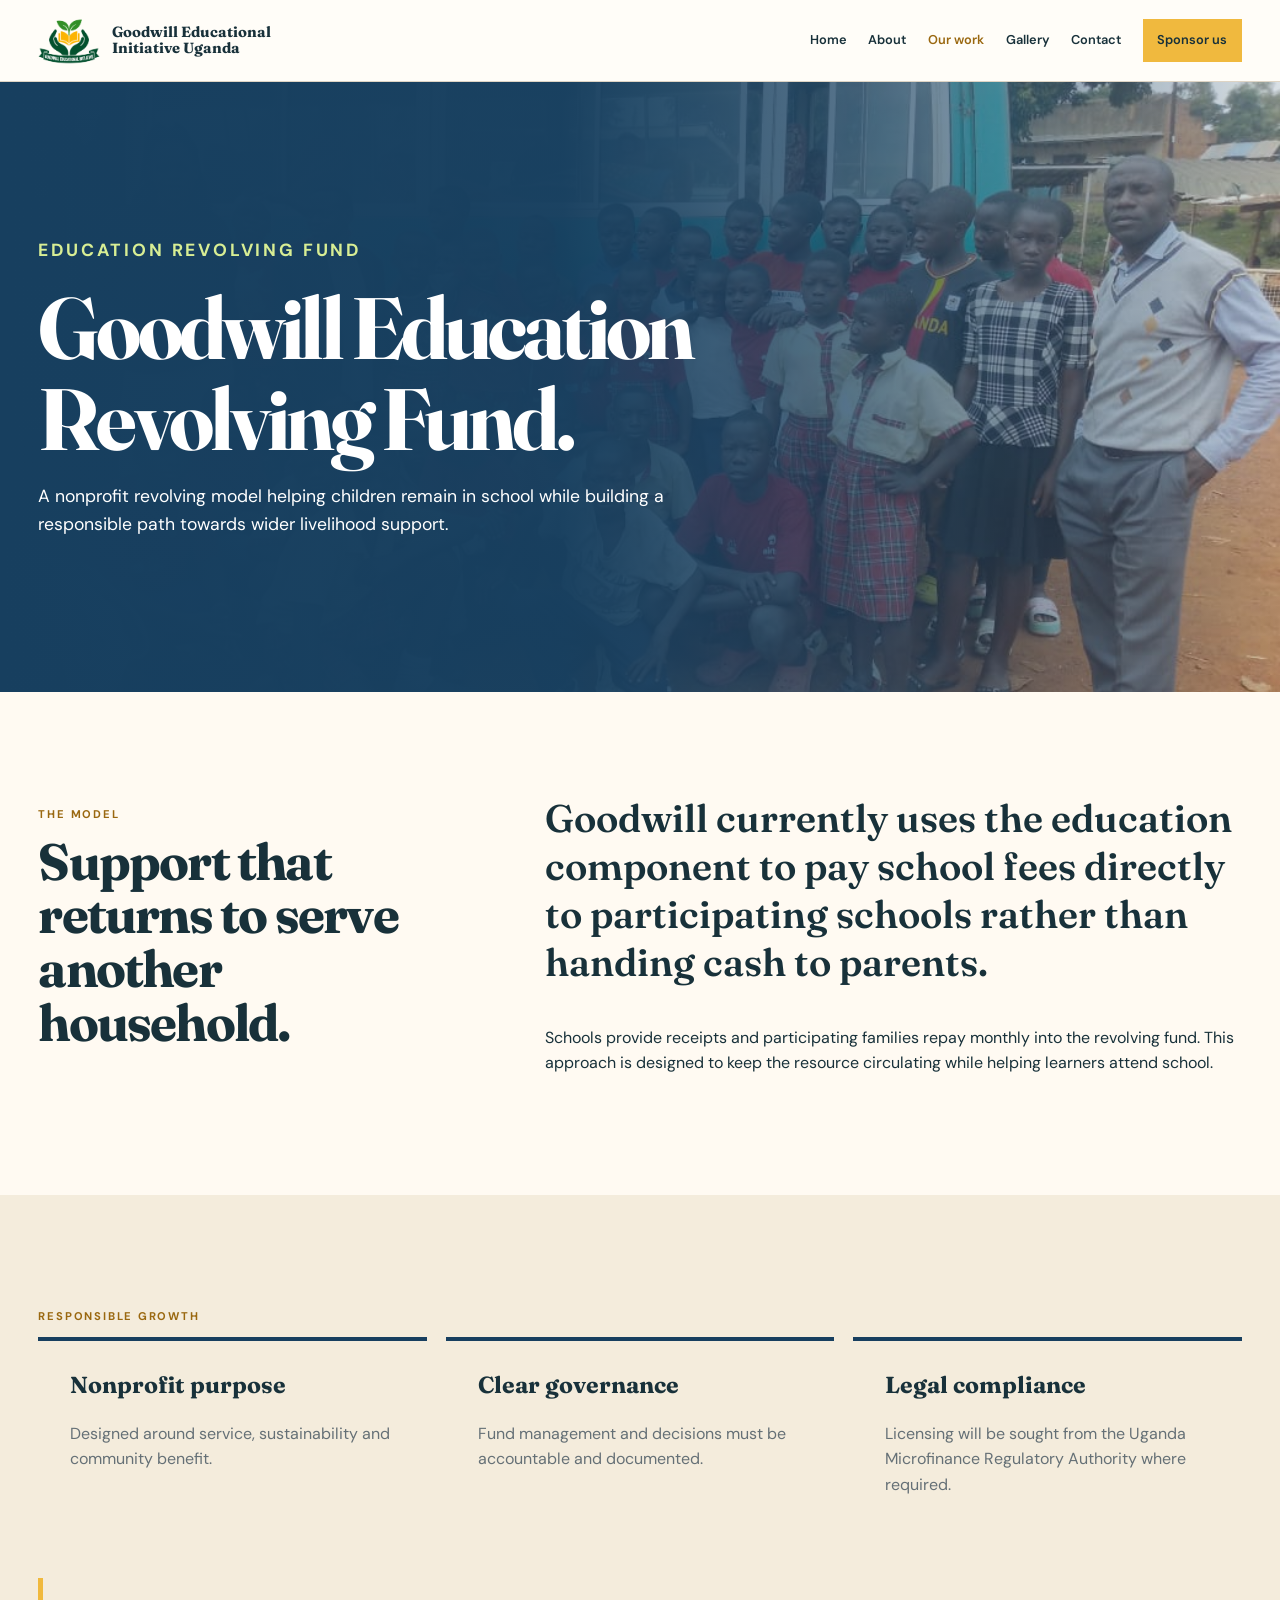
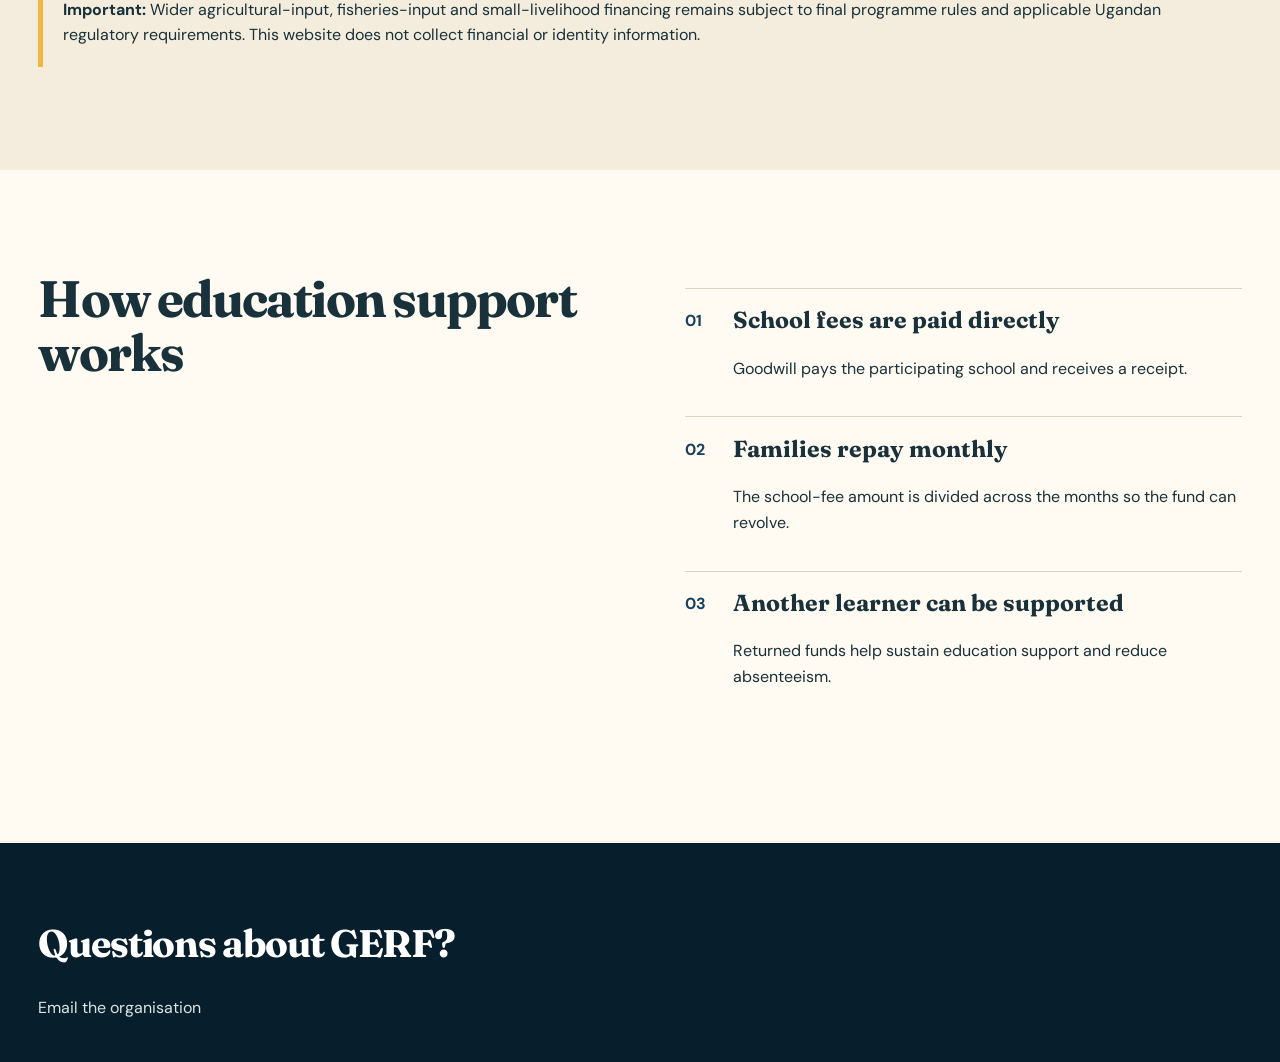
<file: pages/fund.html>
<!doctype html>
<html lang="en">
  <head>
    <meta charset="utf-8" />
    <meta name="viewport" content="width=device-width,initial-scale=1" />
    <meta
      name="description"
      content="The proposed Goodwill Education Revolving Fund and its responsible development."
    />
    <title>Goodwill Education Revolving Fund | GEI Uganda</title>
    <link rel="icon" href="../images/brand/goodwill-logo.png" />
    <link rel="stylesheet" href="../css/styles.css?v=4" />
  </head>
  <body>
    <header class="header">
      <a class="brand" href="../index.html"
        ><img
          class="brand-logo"
          src="../images/brand/goodwill-logo.png"
          alt=""
        /><strong>Goodwill Educational Initiative Uganda</strong></a
      ><button class="menu" aria-label="Open navigation" aria-expanded="false">
        <span></span><span></span><span></span>
      </button>
      <nav class="nav">
        <a href="../index.html">Home</a><a href="about.html">About</a
        ><a aria-current="page" href="education.html">Our work</a
        ><a href="projects.html">Gallery</a><a href="contact.html">Contact</a
        ><a class="nav-cta" href="partnerships.html">Sponsor us</a>
      </nav>
    </header>
    <main>
      <section
        class="page-hero"
        style="
          --page-image: url(&quot;../images/community/learning-visit.jpeg&quot;);
        "
      >
        <div class="wrap">
          <p class="eyebrow" style="color: #d8ee94">Education revolving fund</p>
          <h1>Goodwill Education Revolving Fund.</h1>
          <p>
            A nonprofit revolving model helping children remain in school while
            building a responsible path towards wider livelihood support.
          </p>
        </div>
      </section>
      <section class="section">
        <div class="wrap intro">
          <div>
            <p class="eyebrow">The model</p>
            <h2>Support that returns to serve another household.</h2>
          </div>
          <div>
            <p class="lead">
              Goodwill currently uses the education component to pay school fees
              directly to participating schools rather than handing cash to
              parents.
            </p>
            <p>
              Schools provide receipts and participating families repay monthly
              into the revolving fund. This approach is designed to keep the
              resource circulating while helping learners attend school.
            </p>
          </div>
        </div>
      </section>
      <section class="section feature">
        <div class="wrap">
          <p class="eyebrow">Responsible growth</p>
          <div class="grid-3">
            <article class="panel">
              <h3>Nonprofit purpose</h3>
              <p>
                Designed around service, sustainability and community benefit.
              </p>
            </article>
            <article class="panel">
              <h3>Clear governance</h3>
              <p>
                Fund management and decisions must be accountable and
                documented.
              </p>
            </article>
            <article class="panel">
              <h3>Legal compliance</h3>
              <p>
                Licensing will be sought from the Uganda Microfinance Regulatory
                Authority where required.
              </p>
            </article>
          </div>
          <div class="notice" style="margin-top: 2rem">
            <strong>Important:</strong> Wider agricultural-input,
            fisheries-input and small-livelihood financing remains subject to
            final programme rules and applicable Ugandan regulatory
            requirements. This website does not collect financial or identity
            information.
          </div>
        </div>
      </section>
      <section class="section">
        <div class="wrap grid-2">
          <div><h2>How education support works</h2></div>
          <ol class="steps">
            <li>
              <div>
                <h3>School fees are paid directly</h3>
                <p>
                  Goodwill pays the participating school and receives a receipt.
                </p>
              </div>
            </li>
            <li>
              <div>
                <h3>Families repay monthly</h3>
                <p>
                  The school-fee amount is divided across the months so the fund
                  can revolve.
                </p>
              </div>
            </li>
            <li>
              <div>
                <h3>Another learner can be supported</h3>
                <p>
                  Returned funds help sustain education support and reduce
                  absenteeism.
                </p>
              </div>
            </li>
          </ol>
        </div>
      </section>
    </main>
    <footer class="footer">
      <div class="wrap">
        <h2>Questions about GERF?</h2>
        <a href="mailto:goodwilleducationalinitiativeug@gmail.com"
          >Email the organisation</a
        >
      </div>
    </footer>
    <script src="../js/main.js?v=2"></script>
  </body>
</html>
</file>
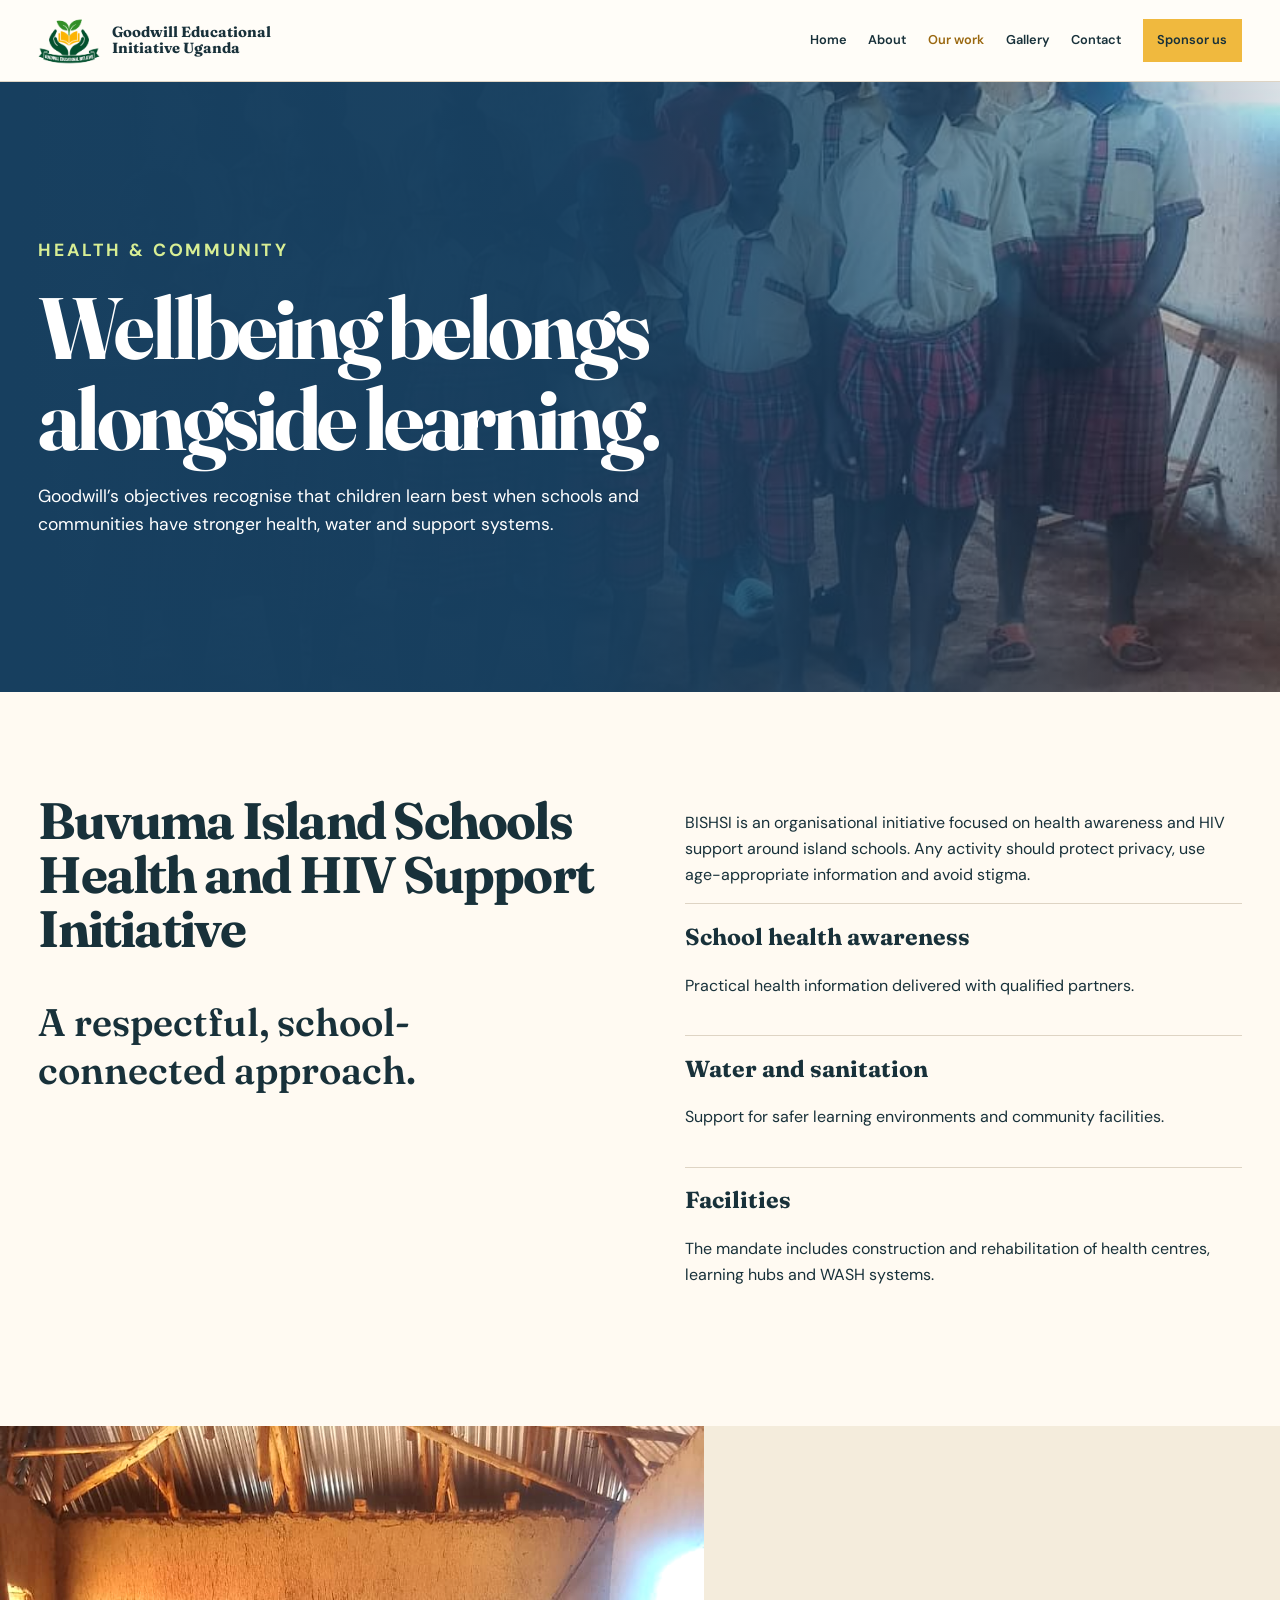
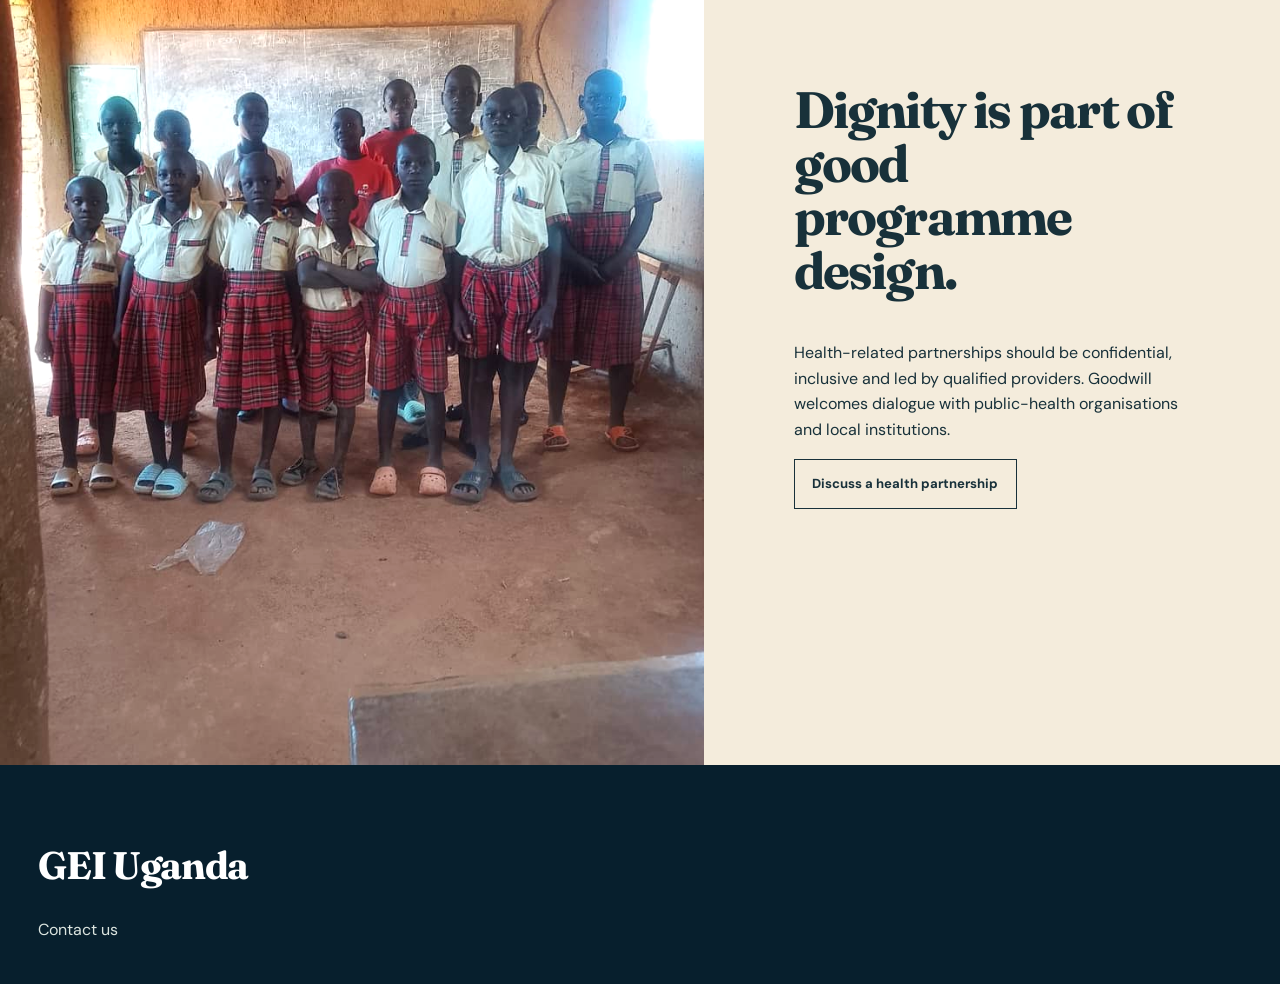
<file: pages/health.html>
<!doctype html>
<html lang="en">
  <head>
    <meta charset="utf-8" />
    <meta name="viewport" content="width=device-width,initial-scale=1" />
    <meta
      name="description"
      content="School health and community support objectives of GEI Uganda."
    />
    <title>Health & Community | GEI Uganda</title>
    <link rel="icon" href="../images/brand/goodwill-logo.png" />
    <link rel="stylesheet" href="../css/styles.css?v=4" />
  </head>
  <body>
    <header class="header">
      <a class="brand" href="../index.html"
        ><img
          class="brand-logo"
          src="../images/brand/goodwill-logo.png"
          alt=""
        /><strong>Goodwill Educational Initiative Uganda</strong></a
      ><button class="menu" aria-label="Open navigation" aria-expanded="false">
        <span></span><span></span><span></span>
      </button>
      <nav class="nav">
        <a href="../index.html">Home</a><a href="about.html">About</a
        ><a aria-current="page" href="education.html">Our work</a
        ><a href="projects.html">Gallery</a><a href="contact.html">Contact</a
        ><a class="nav-cta" href="partnerships.html">Sponsor us</a>
      </nav>
    </header>
    <main>
      <section
        class="page-hero"
        style="
          --page-image: url(&quot;../images/community/classroom-group.jpeg&quot;);
        "
      >
        <div class="wrap">
          <p class="eyebrow" style="color: #d8ee94">Health & community</p>
          <h1>Wellbeing belongs alongside learning.</h1>
          <p>
            Goodwill’s objectives recognise that children learn best when
            schools and communities have stronger health, water and support
            systems.
          </p>
        </div>
      </section>
      <section class="section">
        <div class="wrap grid-2">
          <div>
            <h2>Buvuma Island Schools Health and HIV Support Initiative</h2>
            <p class="lead">A respectful, school-connected approach.</p>
          </div>
          <div>
            <p>
              BISHSI is an organisational initiative focused on health awareness
              and HIV support around island schools. Any activity should protect
              privacy, use age-appropriate information and avoid stigma.
            </p>
            <div class="value">
              <h3>School health awareness</h3>
              <p>
                Practical health information delivered with qualified partners.
              </p>
            </div>
            <div class="value">
              <h3>Water and sanitation</h3>
              <p>
                Support for safer learning environments and community
                facilities.
              </p>
            </div>
            <div class="value">
              <h3>Facilities</h3>
              <p>
                The mandate includes construction and rehabilitation of health
                centres, learning hubs and WASH systems.
              </p>
            </div>
          </div>
        </div>
      </section>
      <section class="feature">
        <div class="feature-grid">
          <div class="feature-photo">
            <img
              src="../images/community/classroom-group.jpeg"
              alt="Goodwill learners in a classroom"
            />
          </div>
          <div class="feature-copy">
            <h2>Dignity is part of good programme design.</h2>
            <p>
              Health-related partnerships should be confidential, inclusive and
              led by qualified providers. Goodwill welcomes dialogue with
              public-health organisations and local institutions.
            </p>
            <a class="btn" href="partnerships.html"
              >Discuss a health partnership</a
            >
          </div>
        </div>
      </section>
    </main>
    <footer class="footer">
      <div class="wrap">
        <h2>GEI Uganda</h2>
        <a href="contact.html">Contact us</a>
      </div>
    </footer>
    <script src="../js/main.js?v=2"></script>
  </body>
</html>
</file>
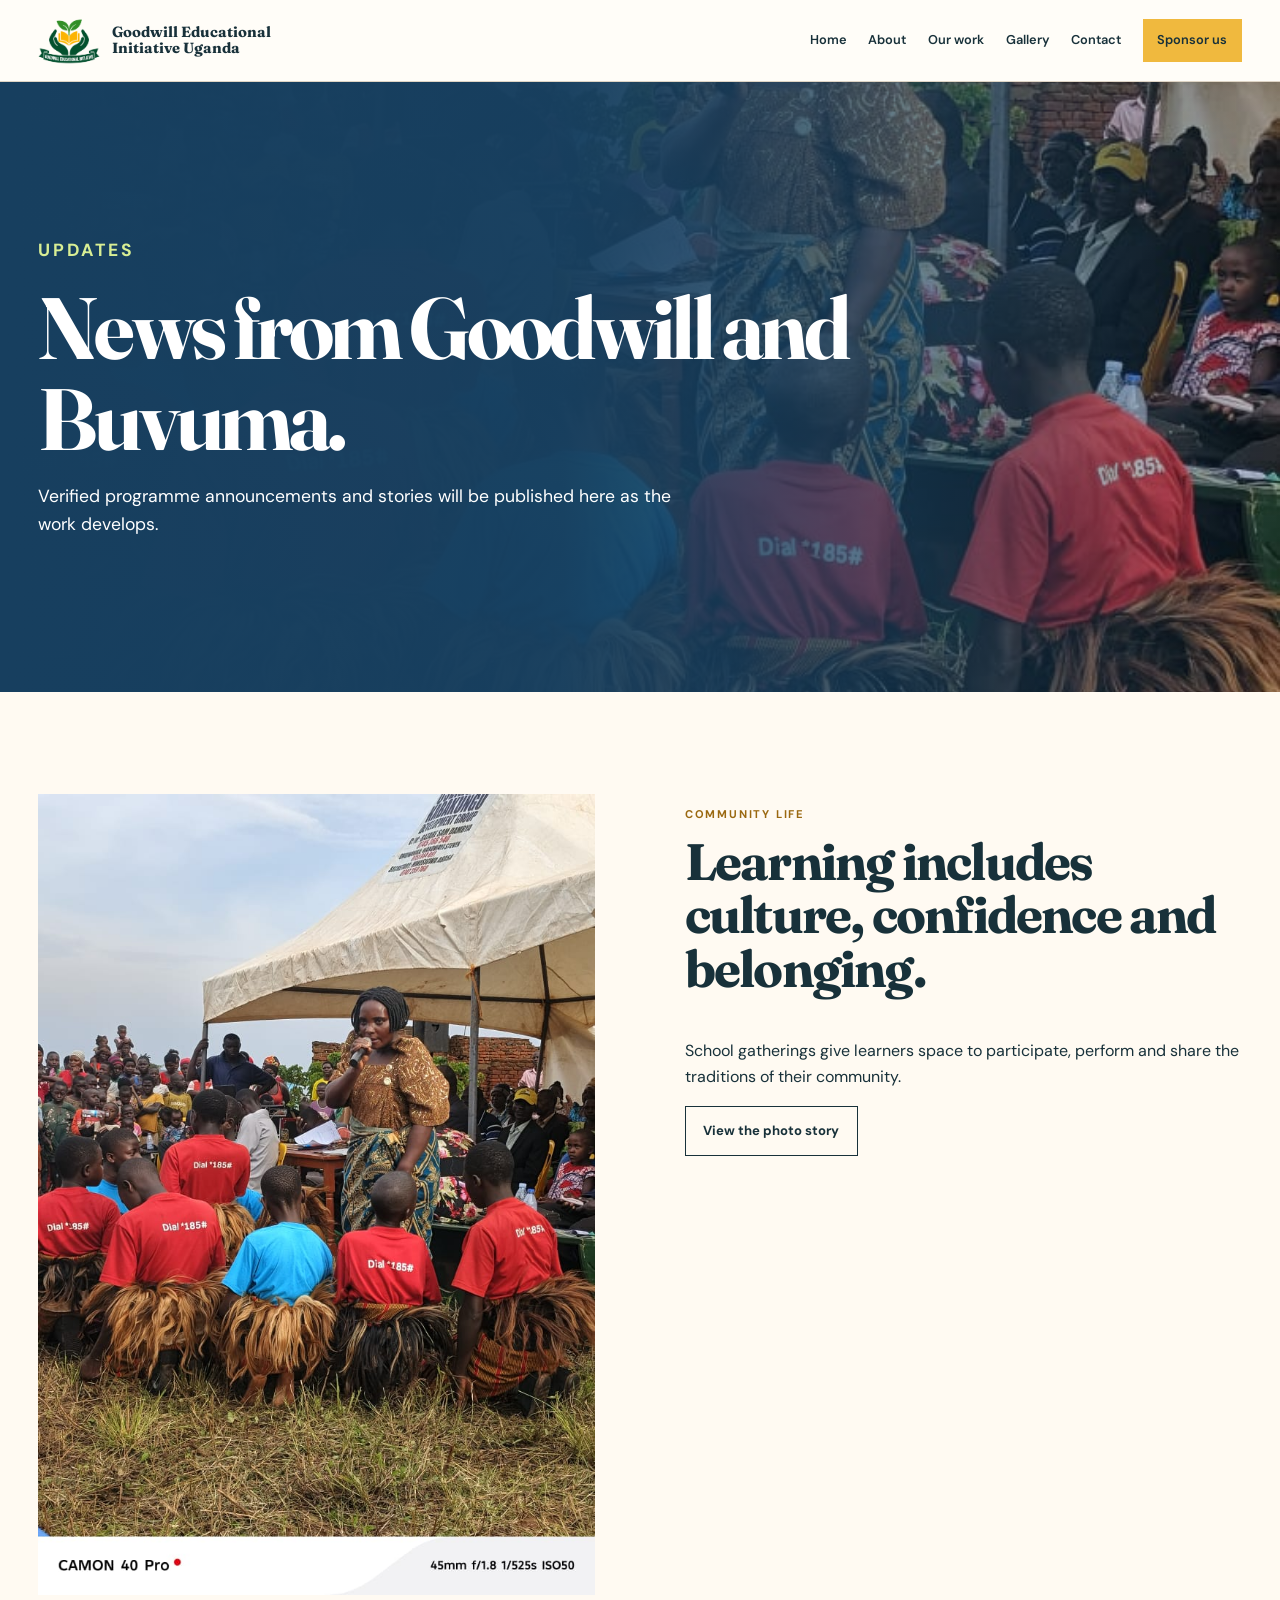
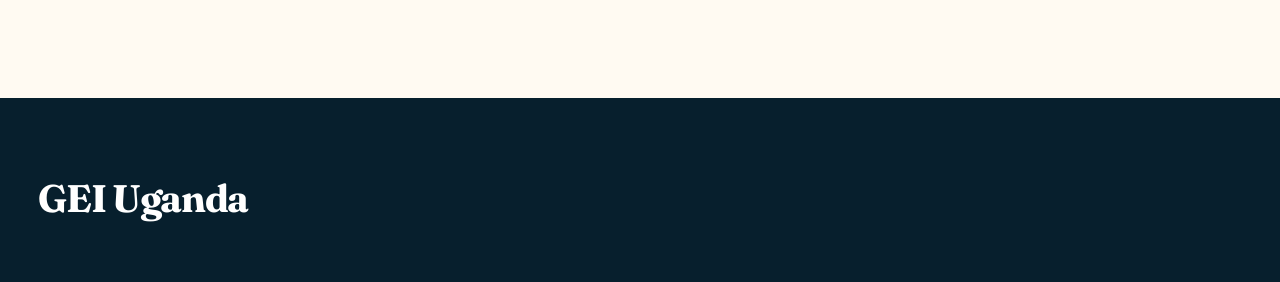
<file: pages/news.html>
<!doctype html>
<html lang="en">
  <head>
    <meta charset="utf-8" />
    <meta name="viewport" content="width=device-width,initial-scale=1" />
    <meta
      name="description"
      content="Updates and community photographs from GEI Uganda."
    />
    <title>Updates | GEI Uganda</title>
    <link rel="icon" href="../images/brand/goodwill-logo.png" />
    <link rel="stylesheet" href="../css/styles.css?v=4" />
  </head>
  <body>
    <header class="header">
      <a class="brand" href="../index.html"
        ><img
          class="brand-logo"
          src="../images/brand/goodwill-logo.png"
          alt=""
        /><strong>Goodwill Educational Initiative Uganda</strong></a
      >
      <nav class="nav">
        <a href="../index.html">Home</a><a href="about.html">About</a
        ><a href="education.html">Our work</a><a href="projects.html">Gallery</a
        ><a href="contact.html">Contact</a
        ><a class="nav-cta" href="partnerships.html">Sponsor us</a>
      </nav>
    </header>
    <main>
      <section
        class="page-hero"
        style="
          --page-image: url(&quot;../images/community/community-gathering.jpeg&quot;);
        "
      >
        <div class="wrap">
          <p class="eyebrow" style="color: #d8ee94">Updates</p>
          <h1>News from Goodwill and Buvuma.</h1>
          <p>
            Verified programme announcements and stories will be published here
            as the work develops.
          </p>
        </div>
      </section>
      <section class="section">
        <div class="wrap grid-2">
          <img
            src="../images/community/community-gathering.jpeg"
            alt="Goodwill community gathering"
          />
          <div>
            <p class="eyebrow">Community life</p>
            <h2>Learning includes culture, confidence and belonging.</h2>
            <p>
              School gatherings give learners space to participate, perform and
              share the traditions of their community.
            </p>
            <a class="btn" href="projects.html">View the photo story</a>
          </div>
        </div>
      </section>
    </main>
    <footer class="footer">
      <div class="wrap"><h2>GEI Uganda</h2></div>
    </footer>
    <script src="../js/main.js?v=2"></script>
  </body>
</html>
</file>
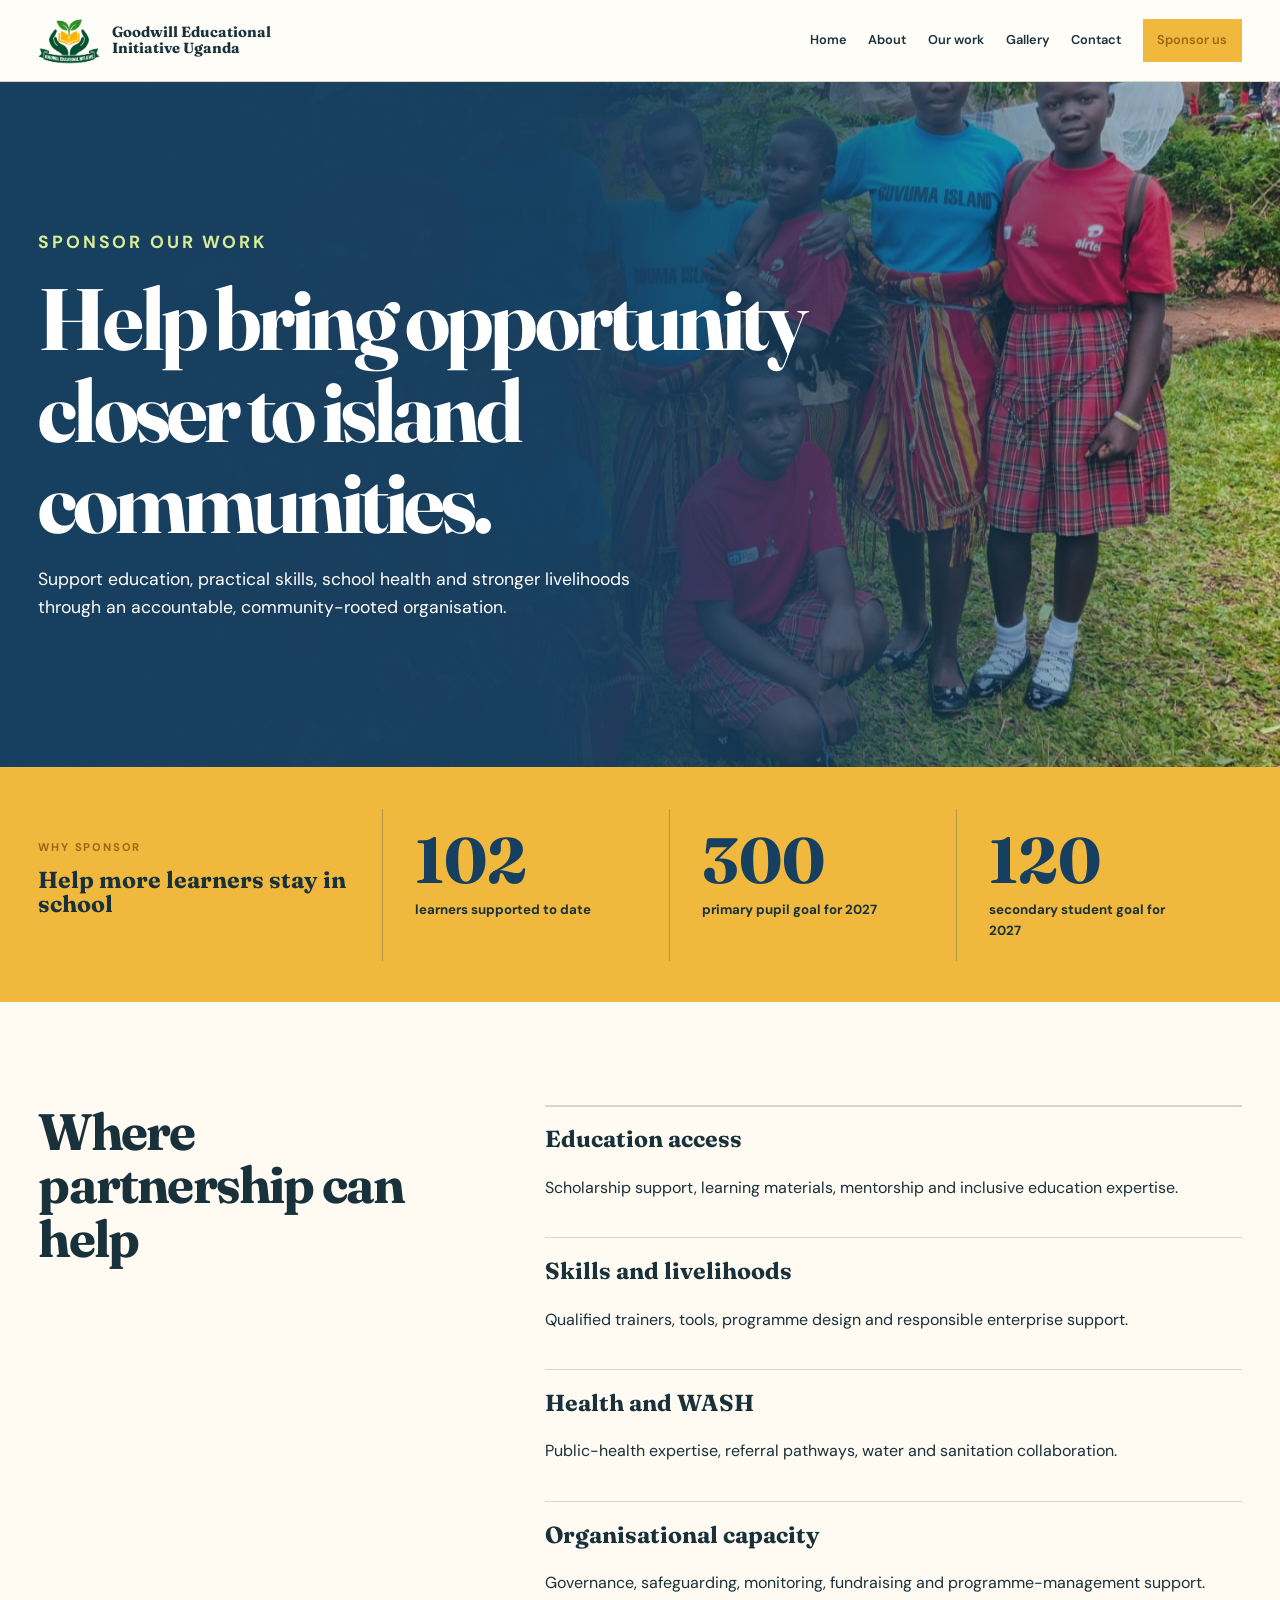
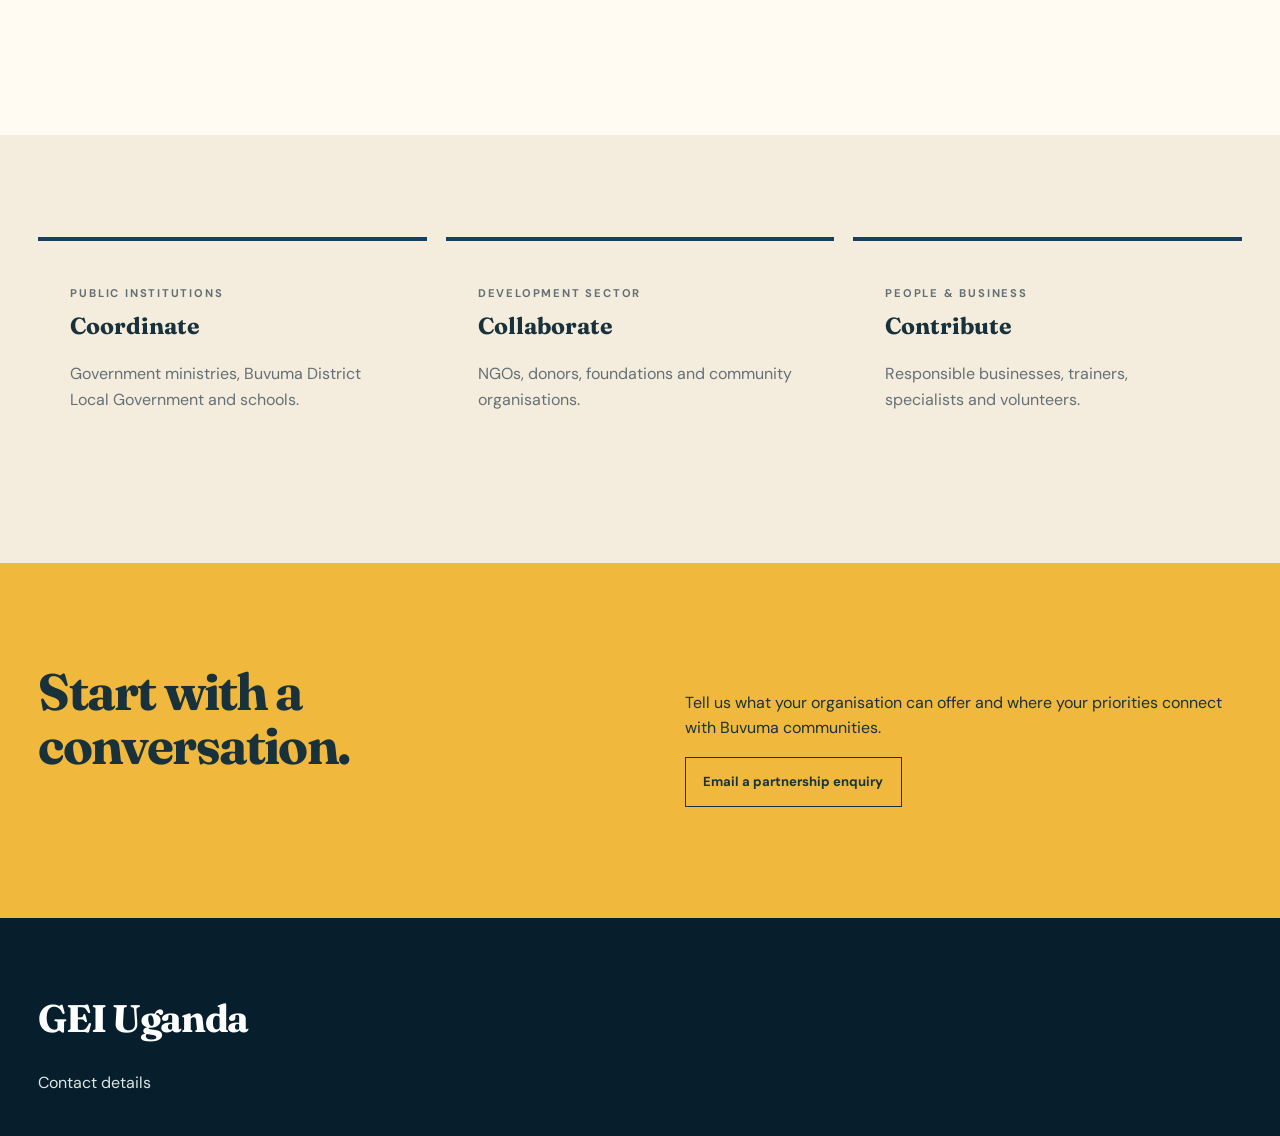
<file: pages/partnerships.html>
<!doctype html>
<html lang="en">
  <head>
    <meta charset="utf-8" />
    <meta name="viewport" content="width=device-width,initial-scale=1" />
    <meta
      name="description"
      content="Partner with Goodwill Educational Initiative Uganda in Buvuma District."
    />
    <title>Partnerships | GEI Uganda</title>
    <link rel="icon" href="../images/brand/goodwill-logo.png" />
    <link rel="stylesheet" href="../css/styles.css?v=4" />
  </head>
  <body>
    <header class="header">
      <a class="brand" href="../index.html"
        ><img
          class="brand-logo"
          src="../images/brand/goodwill-logo.png"
          alt=""
        /><strong>Goodwill Educational Initiative Uganda</strong></a
      ><button class="menu" aria-label="Open navigation" aria-expanded="false">
        <span></span><span></span><span></span>
      </button>
      <nav class="nav">
        <a href="../index.html">Home</a><a href="about.html">About</a
        ><a href="education.html">Our work</a><a href="projects.html">Gallery</a
        ><a href="contact.html">Contact</a
        ><a class="nav-cta" aria-current="page" href="partnerships.html"
          >Sponsor us</a
        >
      </nav>
    </header>
    <main>
      <section
        class="page-hero"
        style="
          --page-image: url(&quot;../images/community/learners-cultural-team.jpeg&quot;);
        "
      >
        <div class="wrap">
          <p class="eyebrow" style="color: #d8ee94">Sponsor our work</p>
          <h1>Help bring opportunity closer to island communities.</h1>
          <p>
            Support education, practical skills, school health and stronger
            livelihoods through an accountable, community-rooted organisation.
          </p>
        </div>
      </section>
      <section class="impact-band">
        <div class="wrap impact-grid">
          <div>
            <p class="eyebrow">Why sponsor</p>
            <h3 style="margin-bottom: 0">Help more learners stay in school</h3>
          </div>
          <div>
            <span class="impact-number">102</span
            ><span class="impact-label">learners supported to date</span>
          </div>
          <div>
            <span class="impact-number">300</span
            ><span class="impact-label">primary pupil goal for 2027</span>
          </div>
          <div>
            <span class="impact-number">120</span
            ><span class="impact-label">secondary student goal for 2027</span>
          </div>
        </div>
      </section>
      <section class="section">
        <div class="wrap intro">
          <div><h2>Where partnership can help</h2></div>
          <div class="programme-list">
            <div class="value">
              <h3>Education access</h3>
              <p>
                Scholarship support, learning materials, mentorship and
                inclusive education expertise.
              </p>
            </div>
            <div class="value">
              <h3>Skills and livelihoods</h3>
              <p>
                Qualified trainers, tools, programme design and responsible
                enterprise support.
              </p>
            </div>
            <div class="value">
              <h3>Health and WASH</h3>
              <p>
                Public-health expertise, referral pathways, water and sanitation
                collaboration.
              </p>
            </div>
            <div class="value">
              <h3>Organisational capacity</h3>
              <p>
                Governance, safeguarding, monitoring, fundraising and
                programme-management support.
              </p>
            </div>
          </div>
        </div>
      </section>
      <section class="section feature">
        <div class="wrap grid-3">
          <article class="panel">
            <p class="eyebrow">Public institutions</p>
            <h3>Coordinate</h3>
            <p>
              Government ministries, Buvuma District Local Government and
              schools.
            </p>
          </article>
          <article class="panel">
            <p class="eyebrow">Development sector</p>
            <h3>Collaborate</h3>
            <p>NGOs, donors, foundations and community organisations.</p>
          </article>
          <article class="panel">
            <p class="eyebrow">People & business</p>
            <h3>Contribute</h3>
            <p>Responsible businesses, trainers, specialists and volunteers.</p>
          </article>
        </div>
      </section>
      <section class="section partner-band">
        <div class="wrap grid-2">
          <h2>Start with a conversation.</h2>
          <div>
            <p>
              Tell us what your organisation can offer and where your priorities
              connect with Buvuma communities.
            </p>
            <a
              class="btn"
              href="mailto:goodwilleducationalinitiativeug@gmail.com?subject=Partnership%20enquiry%20for%20GEI%20Uganda"
              >Email a partnership enquiry</a
            >
          </div>
        </div>
      </section>
    </main>
    <footer class="footer">
      <div class="wrap">
        <h2>GEI Uganda</h2>
        <a href="contact.html">Contact details</a>
      </div>
    </footer>
    <script src="../js/main.js?v=2"></script>
  </body>
</html>
</file>
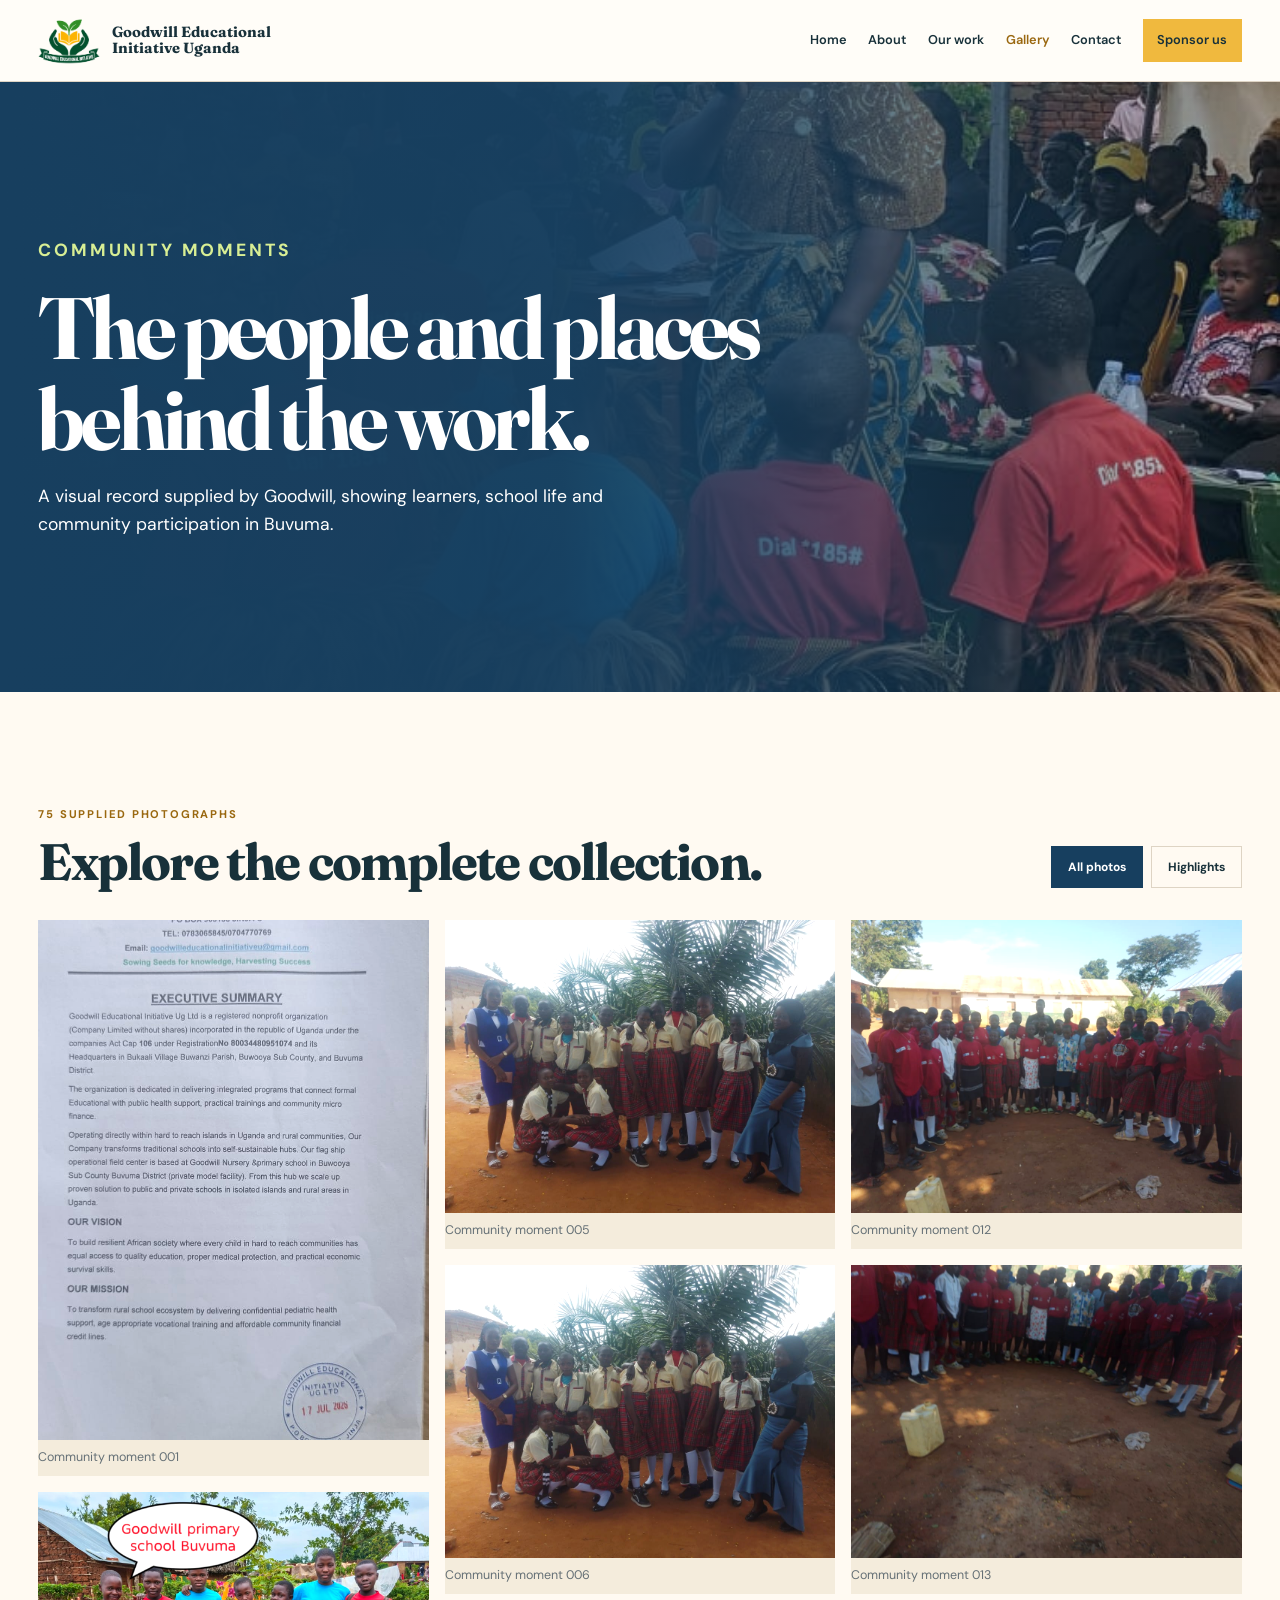
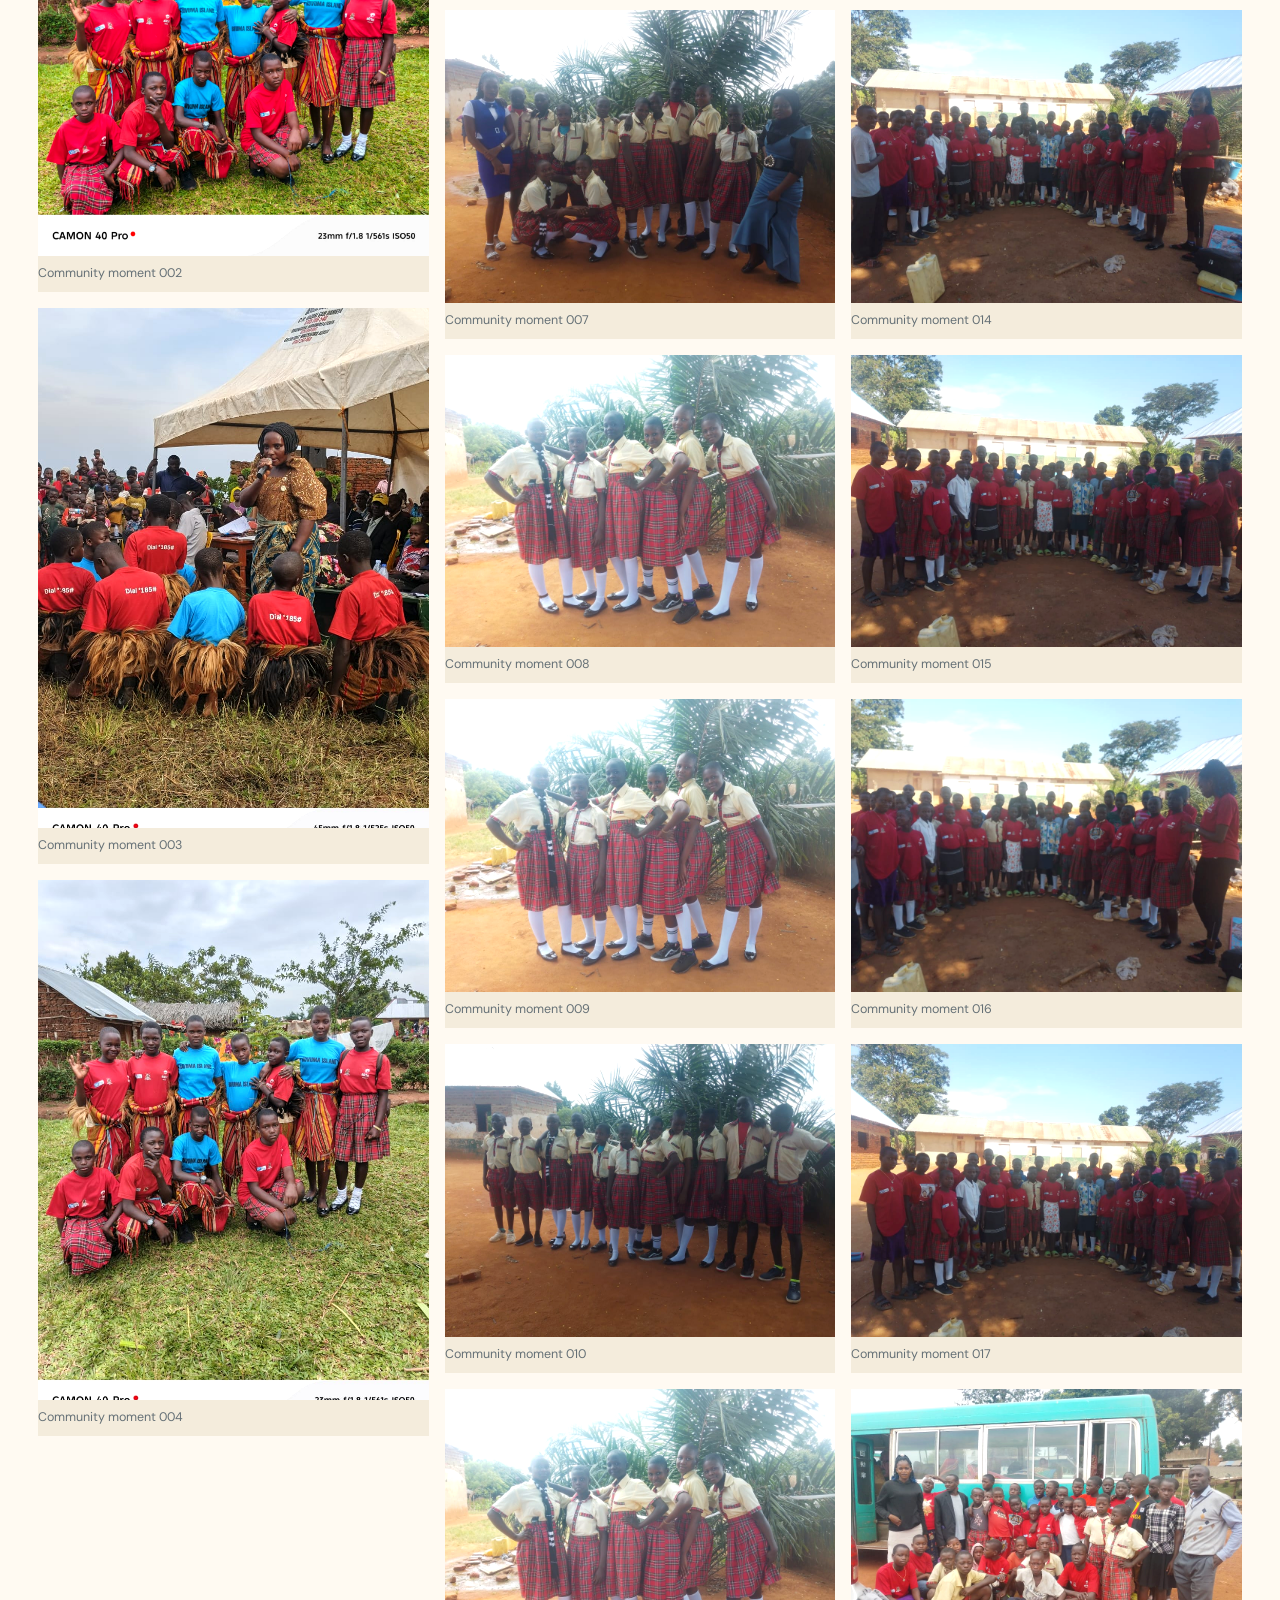
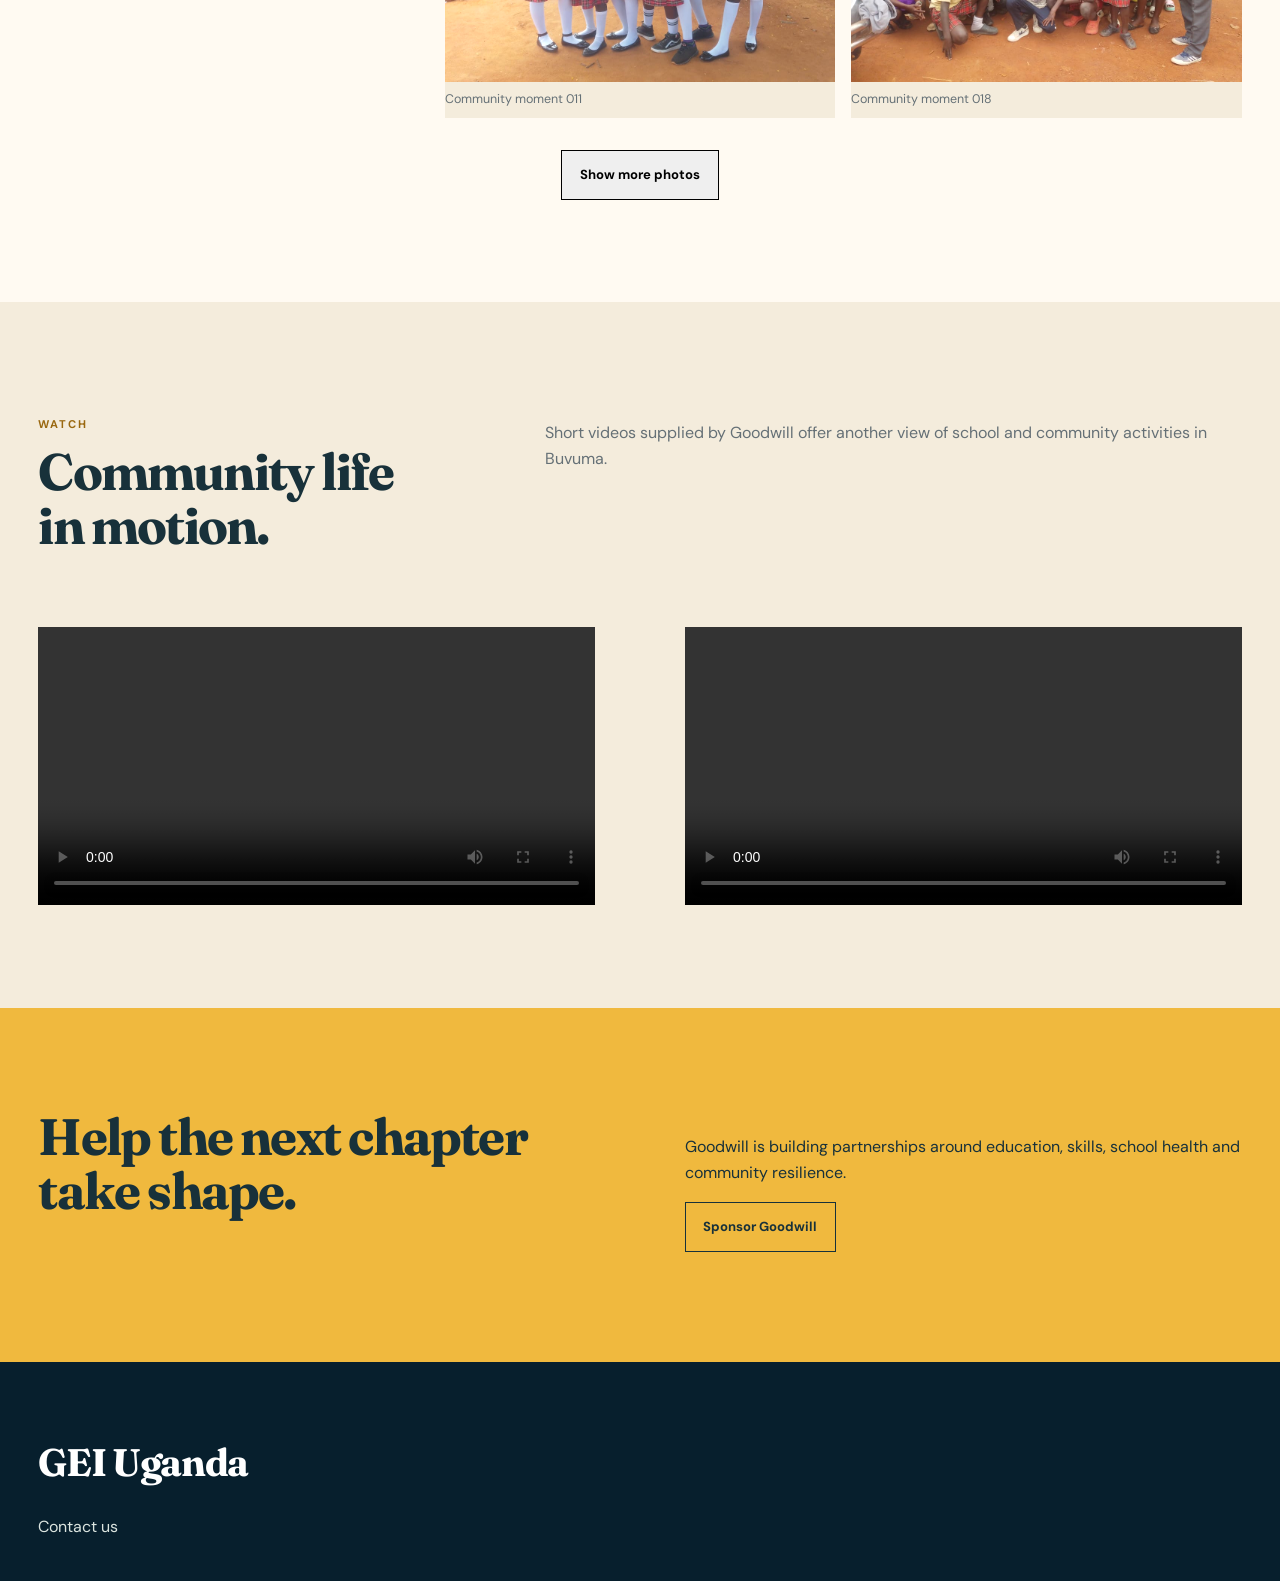
<file: pages/projects.html>
<!doctype html>
<html lang="en">
  <head>
    <meta charset="utf-8" />
    <meta name="viewport" content="width=device-width,initial-scale=1" />
    <meta
      name="description"
      content="Photographs and community moments from Goodwill Educational Initiative Uganda."
    />
    <title>Stories & Gallery | GEI Uganda</title>
    <link rel="icon" href="../images/brand/goodwill-logo.png" />
    <link rel="stylesheet" href="../css/styles.css?v=4" />
  </head>
  <body>
    <header class="header">
      <a class="brand" href="../index.html"
        ><img
          class="brand-logo"
          src="../images/brand/goodwill-logo.png"
          alt=""
        /><strong>Goodwill Educational Initiative Uganda</strong></a
      ><button class="menu" aria-label="Open navigation" aria-expanded="false">
        <span></span><span></span><span></span>
      </button>
      <nav class="nav">
        <a href="../index.html">Home</a><a href="about.html">About</a
        ><a href="education.html">Our work</a
        ><a aria-current="page" href="projects.html">Gallery</a
        ><a href="contact.html">Contact</a
        ><a class="nav-cta" href="partnerships.html">Sponsor us</a>
      </nav>
    </header>
    <main>
      <section
        class="page-hero"
        style="
          --page-image: url(&quot;../images/community/community-gathering.jpeg&quot;);
        "
      >
        <div class="wrap">
          <p class="eyebrow" style="color: #d8ee94">Community moments</p>
          <h1>The people and places behind the work.</h1>
          <p>
            A visual record supplied by Goodwill, showing learners, school life
            and community participation in Buvuma.
          </p>
        </div>
      </section>
      <section class="section">
        <div class="wrap">
          <div class="gallery-heading">
            <div>
              <p class="eyebrow">75 supplied photographs</p>
              <h2>Explore the complete collection.</h2>
            </div>
            <div class="gallery-filters" aria-label="Gallery filters">
              <button class="active" type="button" data-gallery-filter="all">
                All photos
              </button>
              <button type="button" data-gallery-filter="featured">
                Highlights
              </button>
            </div>
          </div>
          <div
            class="gallery interactive-gallery"
            id="community-gallery"
            data-gallery-count="75"
          ></div>
          <div class="gallery-more-wrap">
            <button class="btn gallery-more" type="button">
              Show more photos
            </button>
          </div>
        </div>
      </section>
      <section class="section feature">
        <div class="wrap">
          <div class="intro">
            <div>
              <p class="eyebrow">Watch</p>
              <h2>Community life in motion.</h2>
            </div>
            <p class="muted">
              Short videos supplied by Goodwill offer another view of school and
              community activities in Buvuma.
            </p>
          </div>
          <div class="grid-2" style="margin-top: 2rem">
            <video
              class="media-video"
              controls
              preload="metadata"
              playsinline
              aria-label="Goodwill community video one"
            >
              <source
                src="../images/community/goodwill-community-video-1.mp4"
                type="video/mp4"
              />
            </video>
            <video
              class="media-video"
              controls
              preload="metadata"
              playsinline
              aria-label="Goodwill community video two"
            >
              <source
                src="../images/community/goodwill-community-video-2.mp4"
                type="video/mp4"
              />
            </video>
          </div>
        </div>
      </section>
      <section class="section partner-band">
        <div class="wrap grid-2">
          <h2>Help the next chapter take shape.</h2>
          <div>
            <p>
              Goodwill is building partnerships around education, skills, school
              health and community resilience.
            </p>
            <a class="btn" href="partnerships.html">Sponsor Goodwill</a>
          </div>
        </div>
      </section>
    </main>
    <footer class="footer">
      <div class="wrap">
        <h2>GEI Uganda</h2>
        <a href="contact.html">Contact us</a>
      </div>
    </footer>
    <script src="../js/main.js?v=2"></script>
  </body>
</html>
</file>
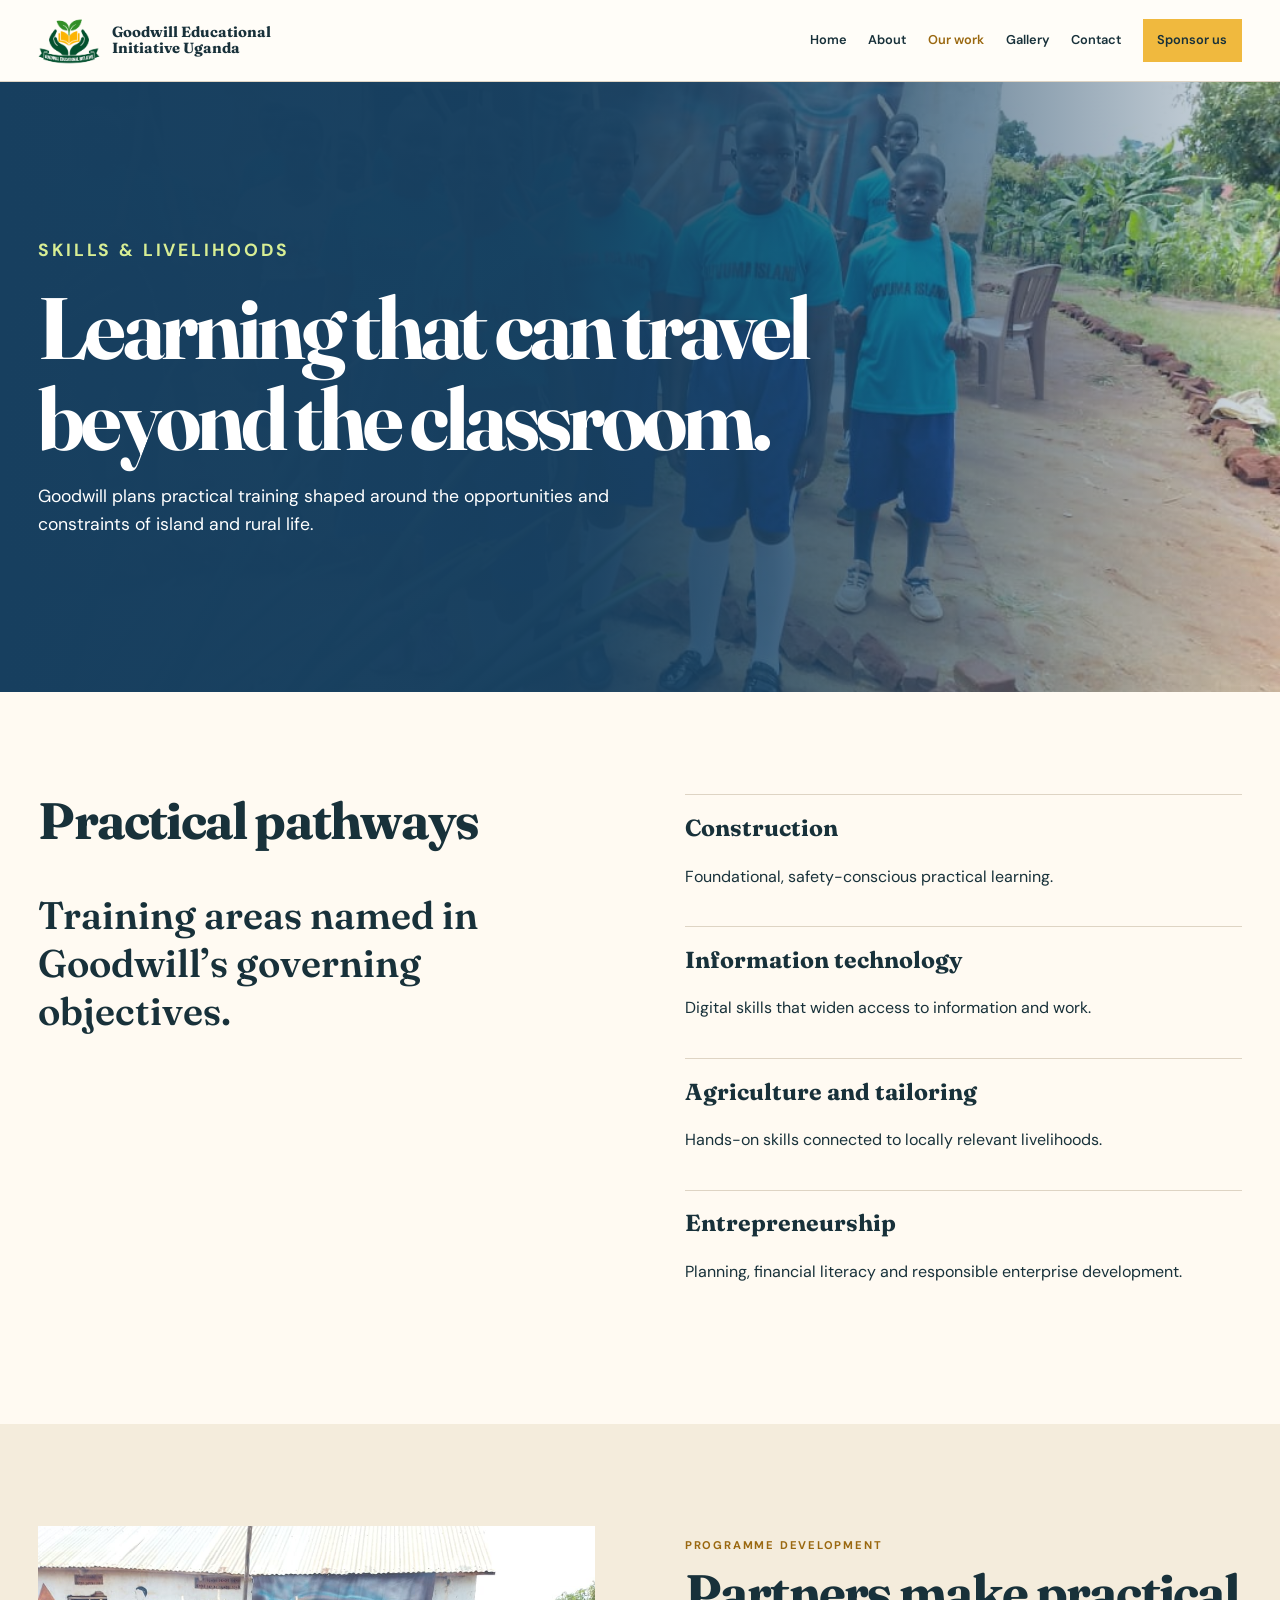
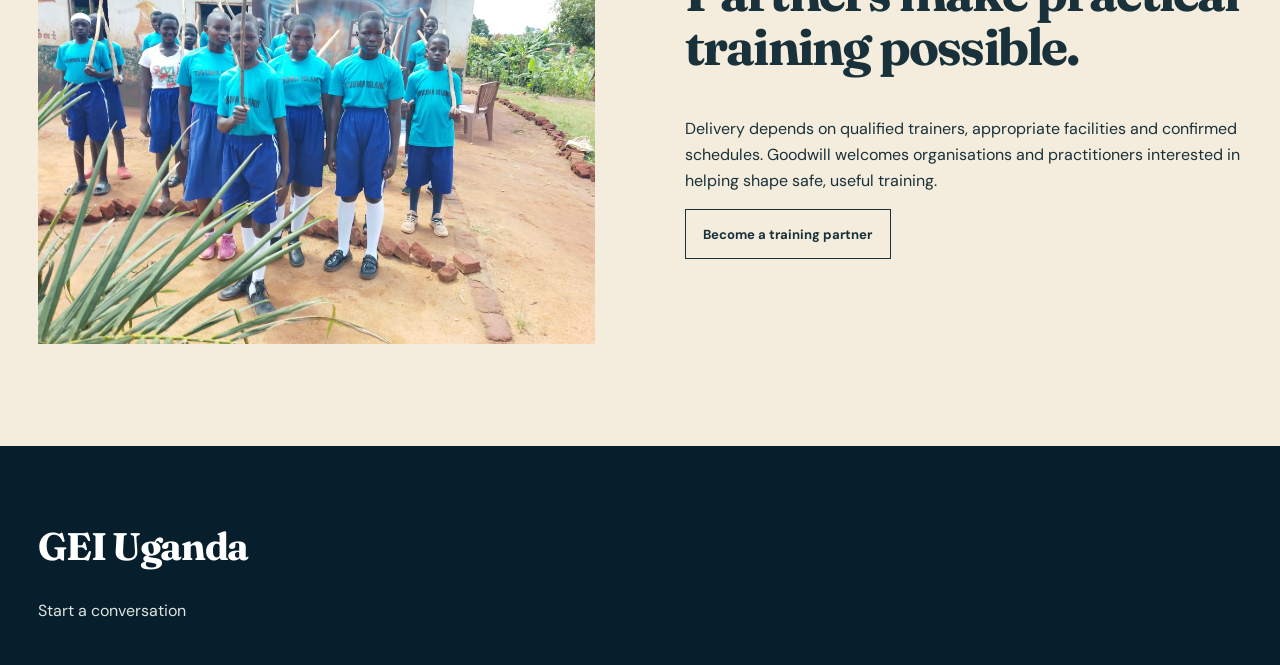
<file: pages/skills.html>
<!doctype html>
<html lang="en">
  <head>
    <meta charset="utf-8" />
    <meta name="viewport" content="width=device-width,initial-scale=1" />
    <meta
      name="description"
      content="Planned vocational and entrepreneurship training from GEI Uganda."
    />
    <title>Skills & Livelihoods | GEI Uganda</title>
    <link rel="icon" href="../images/brand/goodwill-logo.png" />
    <link rel="stylesheet" href="../css/styles.css?v=4" />
  </head>
  <body>
    <header class="header">
      <a class="brand" href="../index.html"
        ><img
          class="brand-logo"
          src="../images/brand/goodwill-logo.png"
          alt=""
        /><strong>Goodwill Educational Initiative Uganda</strong></a
      ><button class="menu" aria-label="Open navigation" aria-expanded="false">
        <span></span><span></span><span></span>
      </button>
      <nav class="nav">
        <a href="../index.html">Home</a><a href="about.html">About</a
        ><a aria-current="page" href="education.html">Our work</a
        ><a href="projects.html">Gallery</a><a href="contact.html">Contact</a
        ><a class="nav-cta" href="partnerships.html">Sponsor us</a>
      </nav>
    </header>
    <main>
      <section
        class="page-hero"
        style="
          --page-image: url(&quot;../images/community/cultural-practice.jpeg&quot;);
        "
      >
        <div class="wrap">
          <p class="eyebrow" style="color: #d8ee94">Skills & livelihoods</p>
          <h1>Learning that can travel beyond the classroom.</h1>
          <p>
            Goodwill plans practical training shaped around the opportunities
            and constraints of island and rural life.
          </p>
        </div>
      </section>
      <section class="section">
        <div class="wrap grid-2">
          <div>
            <h2>Practical pathways</h2>
            <p class="lead">
              Training areas named in Goodwill’s governing objectives.
            </p>
          </div>
          <div>
            <div class="value">
              <h3>Construction</h3>
              <p>Foundational, safety-conscious practical learning.</p>
            </div>
            <div class="value">
              <h3>Information technology</h3>
              <p>Digital skills that widen access to information and work.</p>
            </div>
            <div class="value">
              <h3>Agriculture and tailoring</h3>
              <p>Hands-on skills connected to locally relevant livelihoods.</p>
            </div>
            <div class="value">
              <h3>Entrepreneurship</h3>
              <p>
                Planning, financial literacy and responsible enterprise
                development.
              </p>
            </div>
          </div>
        </div>
      </section>
      <section class="section feature">
        <div class="wrap grid-2">
          <img
            src="../images/community/cultural-practice.jpeg"
            alt="Goodwill learners taking part in a school activity"
          />
          <div>
            <p class="eyebrow">Programme development</p>
            <h2>Partners make practical training possible.</h2>
            <p>
              Delivery depends on qualified trainers, appropriate facilities and
              confirmed schedules. Goodwill welcomes organisations and
              practitioners interested in helping shape safe, useful training.
            </p>
            <a class="btn" href="partnerships.html"
              >Become a training partner</a
            >
          </div>
        </div>
      </section>
    </main>
    <footer class="footer">
      <div class="wrap">
        <h2>GEI Uganda</h2>
        <a href="contact.html">Start a conversation</a>
      </div>
    </footer>
    <script src="../js/main.js?v=2"></script>
  </body>
</html>
</file>
<file: css/styles.css>
@import url("https://fonts.googleapis.com/css2?family=DM+Sans:wght@400;500;600;700&family=Fraunces:opsz,wght@9..144,600;9..144,700&display=swap");
:root {
  --navy: #173f5f;
  --green: #173f5f;
  --lime: #f0b93e;
  --gold: #f0b93e;
  --cream: #f4ecdc;
  --paper: #fffaf2;
  --ink: #18313a;
  --muted: #657076;
  --line: #ded4c4;
  --serif: "Fraunces", Georgia, serif;
  --sans: "DM Sans", Arial, sans-serif;
}
* {
  box-sizing: border-box;
}
html {
  scroll-behavior: smooth;
}
body {
  margin: 0;
  background: var(--paper);
  color: var(--ink);
  font-family: var(--sans);
  line-height: 1.6;
}
img {
  display: block;
  width: 100%;
}
a {
  color: inherit;
}
button,
input,
textarea,
select {
  font: inherit;
}
.skip {
  position: fixed;
  top: -5rem;
  left: 1rem;
  background: #fff;
  padding: 0.7rem;
  z-index: 100;
}
.skip:focus {
  top: 1rem;
}
.topline {
  background: var(--navy);
  color: #fff;
  padding: 0.45rem clamp(1rem, 3vw, 3.5rem);
  display: flex;
  justify-content: space-between;
  font-size: 0.77rem;
}
.header {
  height: 82px;
  background: rgba(255, 253, 248, 0.97);
  display: flex;
  align-items: center;
  justify-content: space-between;
  padding: 0 clamp(1rem, 3vw, 3.5rem);
  position: sticky;
  top: 0;
  z-index: 30;
  border-bottom: 1px solid var(--line);
}
.brand {
  display: flex;
  align-items: center;
  gap: 0.7rem;
  text-decoration: none;
}
.brand-mark {
  width: 48px;
  height: 48px;
  border-radius: 50%;
  background: #173f5f;
  color: #fff;
  display: grid;
  place-items: center;
  font: 700 0.8rem var(--serif);
  border: 4px solid var(--lime);
}
.brand-logo {
  width: 62px;
  height: 62px;
  flex: 0 0 62px;
  object-fit: contain;
}
.brand strong {
  font: 700 0.92rem/1.05 var(--serif);
  max-width: 165px;
}
.nav {
  display: flex;
  gap: 1.35rem;
  align-items: center;
}
.nav a {
  text-decoration: none;
  font-size: 0.8rem;
  font-weight: 600;
}
.nav a[aria-current="page"] {
  color: #9a6810;
}
.nav-cta {
  background: var(--gold);
  padding: 0.7rem 0.9rem;
}
.menu {
  display: none;
  border: 0;
  background: none;
  padding: 0.7rem;
}
.menu span {
  display: block;
  width: 25px;
  height: 2px;
  background: var(--ink);
  margin: 5px;
}
.wrap {
  width: min(1480px, calc(100% - clamp(2rem, 6vw, 7rem)));
  margin: auto;
}
.eyebrow {
  text-transform: uppercase;
  letter-spacing: 0.16em;
  font-size: 0.7rem;
  font-weight: 700;
  color: #9a6810;
}
h1,
h2,
h3 {
  font-family: var(--serif);
  line-height: 1.05;
  margin-top: 0;
}
h1 {
  font-size: clamp(3rem, 6.8vw, 6.6rem);
  letter-spacing: -0.045em;
}
h2 {
  font-size: clamp(2.2rem, 4vw, 4rem);
  letter-spacing: -0.035em;
}
h3 {
  font-size: 1.45rem;
}
.hero {
  min-height: 760px;
  background:
    linear-gradient(
      90deg,
      rgba(13, 44, 67, 0.95) 0%,
      rgba(13, 44, 67, 0.78) 49%,
      rgba(13, 44, 67, 0.2) 82%
    ),
    url("../images/community/borehole-hero-enhanced.png") center 52% / cover;
  display: flex;
  align-items: end;
  color: #fff;
}
.ngo-actions {
  position: relative;
  z-index: 3;
  margin-top: -3rem;
}
.ngo-action-grid {
  display: grid;
  grid-template-columns: repeat(3, 1fr);
  box-shadow: 0 24px 60px rgba(13, 44, 67, 0.18);
}
.ngo-action-grid article {
  min-height: 220px;
  padding: 2rem;
  color: #fff;
  background: var(--navy);
  border-right: 1px solid rgba(255, 255, 255, 0.2);
}
.ngo-action-grid article:last-child {
  border-right: 0;
}
.ngo-action-grid .featured {
  background: #176b4d;
}
.ngo-action-grid span,
.ngo-action-grid a {
  color: var(--lime);
  font-size: 0.76rem;
  font-weight: 700;
  letter-spacing: 0.08em;
  text-transform: uppercase;
}
.ngo-action-grid h3 {
  margin: 1rem 0 0.6rem;
}
.ngo-action-grid p {
  color: rgba(255, 255, 255, 0.78);
}
.ngo-action-grid a {
  display: inline-block;
  margin-top: 0.8rem;
  text-decoration: none;
}
.hero-copy {
  padding: 8rem 0 6rem;
  width: min(760px, 100%);
}
.hero h1 {
  margin: 0.7rem 0 1.4rem;
}
.hero p {
  font-size: 1.15rem;
  max-width: 650px;
}
.actions {
  display: flex;
  gap: 0.75rem;
  flex-wrap: wrap;
  margin-top: 2rem;
}
.btn {
  min-height: 50px;
  display: inline-flex;
  align-items: center;
  justify-content: center;
  padding: 0.8rem 1.1rem;
  border: 1px solid currentColor;
  text-decoration: none;
  font-weight: 700;
  font-size: 0.82rem;
  transition: 0.25s;
}
.btn:hover {
  transform: translateY(-3px);
}
.btn-gold {
  background: var(--gold);
  border-color: var(--gold);
  color: var(--ink);
}
.btn-light {
  color: #fff;
}
.section {
  padding: clamp(4.5rem, 8vw, 8rem) 0;
}
.intro {
  display: grid;
  grid-template-columns: 0.72fr 1.28fr;
  gap: 9vw;
}
.lead {
  font: 600 clamp(1.6rem, 3vw, 2.8rem) / 1.25 var(--serif);
  margin-top: 0;
}
.muted {
  color: var(--muted);
}
.programme-list {
  border-top: 1px solid var(--line);
}
.impact-band {
  background: var(--gold);
  padding: 2.6rem 0;
}
.impact-grid {
  display: grid;
  grid-template-columns: 1.2fr repeat(3, 1fr);
  gap: 1px;
  align-items: stretch;
}
.impact-grid > * {
  padding: 1.2rem 2rem;
  border-left: 1px solid rgba(23, 63, 95, 0.28);
}
.impact-grid > :first-child {
  border-left: 0;
  padding-left: 0;
}
.impact-number {
  display: block;
  font: 700 clamp(2.5rem, 5vw, 5rem) / 1 var(--serif);
  color: var(--navy);
}
.impact-label {
  display: block;
  max-width: 180px;
  margin-top: 0.45rem;
  font-size: 0.83rem;
  font-weight: 700;
}
.programme-row {
  display: grid;
  grid-template-columns: 65px 0.7fr 1.3fr auto;
  gap: 2rem;
  padding: 1.7rem 0;
  border-bottom: 1px solid var(--line);
  align-items: start;
}
.programme-row .num {
  color: var(--green);
  font-weight: 700;
}
.programme-row h3,
.programme-row p {
  margin: 0;
}
.programme-row p {
  color: var(--muted);
}
.arrow {
  font-size: 1.4rem;
  text-decoration: none;
}
.feature {
  background: var(--cream);
}
.feature-grid {
  display: grid;
  grid-template-columns: 1.1fr 0.9fr;
  min-height: 620px;
}
.feature-photo img {
  height: 100%;
  object-fit: cover;
  filter: saturate(1.06) contrast(1.04) brightness(1.02);
}
.feature-copy {
  padding: clamp(3rem, 7vw, 7rem);
  align-self: center;
}
.status {
  display: inline-block;
  background: #e4edd7;
  color: var(--green);
  font-weight: 700;
  font-size: 0.7rem;
  text-transform: uppercase;
  letter-spacing: 0.1em;
  padding: 0.45rem 0.7rem;
}
.quote-band {
  background: var(--navy);
  color: #fff;
}
.quote-band .wrap {
  display: grid;
  grid-template-columns: 0.5fr 1.5fr;
  gap: 8vw;
}
.quote-band blockquote {
  font: 600 clamp(2rem, 4vw, 4rem) / 1.12 var(--serif);
  margin: 0;
}
.photo-strip {
  display: grid;
  grid-template-columns: 1.4fr 0.8fr 0.8fr;
  gap: 0.75rem;
}
.photo-strip figure {
  margin: 0;
  overflow: hidden;
}
.photo-strip img {
  height: 420px;
  object-fit: cover;
  transition: 0.6s;
  filter: saturate(1.06) contrast(1.04) brightness(1.02);
}
.photo-strip figure:hover img {
  transform: scale(1.025);
}
.photo-strip figcaption {
  font-size: 0.75rem;
  color: var(--muted);
  padding: 0.6rem 0;
}
.partner-band {
  background: var(--gold);
}
.partner-band .wrap {
  display: grid;
  grid-template-columns: 1fr 1fr;
  gap: 7vw;
  align-items: center;
}
.page-hero {
  position: relative;
  min-height: 610px;
  display: flex;
  align-items: center;
  background:
    linear-gradient(
      90deg,
      rgba(23, 63, 95, 1) 0%,
      rgba(23, 63, 95, 0.98) 44%,
      rgba(23, 63, 95, 0.72) 67%,
      rgba(23, 63, 95, 0.16) 100%
    ),
    var(--page-image, url("../images/community/learners-assembly.jpeg")) center
      center/cover no-repeat;
  color: #fff;
  padding: clamp(5rem, 10vw, 9rem) 0;
}
.page-hero h1 {
  max-width: 840px;
  margin: 0.7rem 0;
}
.page-hero p {
  max-width: 650px;
  font-size: 1.1rem;
}
.grid-2 {
  display: grid;
  grid-template-columns: 1fr 1fr;
  gap: 7vw;
}
.grid-3 {
  display: grid;
  grid-template-columns: repeat(3, 1fr);
  gap: 1.2rem;
}
.panel {
  padding: 2rem;
  background: var(--cream);
  border-top: 4px solid var(--green);
}
.panel p {
  color: var(--muted);
}
.value {
  border-top: 1px solid var(--line);
  padding: 1.3rem 0;
}
.leader {
  background: var(--cream);
}
.leader-grid {
  display: grid;
  grid-template-columns: 0.75fr 1.25fr;
  gap: 6vw;
}
.portrait {
  width: 100%;
  aspect-ratio: 4 / 5;
  max-height: 620px;
  object-fit: cover;
  object-position: center top;
  filter: saturate(1.04) contrast(1.05) brightness(1.04);
}
.notice {
  padding: 1.2rem;
  border-left: 5px solid var(--gold);
  background: var(--cream);
}
.steps {
  counter-reset: item;
  list-style: none;
  padding: 0;
}
.steps li {
  counter-increment: item;
  display: grid;
  grid-template-columns: 3rem 1fr;
  padding: 1.2rem 0;
  border-top: 1px solid var(--line);
}
.steps li:before {
  content: "0" counter(item);
  color: var(--green);
  font-weight: 700;
}
.gallery {
  columns: 3 260px;
  column-gap: 1rem;
}
.gallery-heading {
  display: flex;
  justify-content: space-between;
  gap: 2rem;
  align-items: end;
  margin-bottom: 2rem;
}
.gallery-heading h2 {
  margin-bottom: 0;
}
.gallery-filters {
  display: flex;
  gap: 0.5rem;
  flex-wrap: wrap;
}
.gallery-filters button {
  border: 1px solid var(--line);
  background: transparent;
  color: var(--ink);
  padding: 0.75rem 1rem;
  cursor: pointer;
  font: 700 0.75rem var(--sans);
}
.gallery-filters button.active {
  color: #fff;
  border-color: var(--green);
  background: var(--green);
}
.gallery figure {
  break-inside: avoid;
  margin: 0 0 1rem;
  cursor: zoom-in;
  background: var(--cream);
}
.gallery img {
  max-height: 520px;
  object-fit: cover;
  filter: saturate(1.06) contrast(1.04) brightness(1.02);
}
.media-video {
  width: 100%;
  max-height: 560px;
  background: var(--navy);
  display: block;
}
.gallery figcaption {
  padding: 0.5rem 0;
  font-size: 0.78rem;
  color: var(--muted);
}
.gallery figure[hidden] {
  display: none;
}
.gallery-more-wrap {
  display: flex;
  justify-content: center;
  margin-top: 2rem;
}
.gallery-lightbox {
  position: fixed;
  inset: 0;
  z-index: 100;
  display: none;
  place-items: center;
  padding: clamp(1rem, 4vw, 4rem);
  background: rgba(5, 20, 15, 0.94);
}
.gallery-lightbox.open {
  display: grid;
}
.gallery-lightbox img {
  width: auto;
  max-width: min(1100px, 92vw);
  height: auto;
  max-height: 82vh;
  object-fit: contain;
}
.gallery-lightbox button {
  position: absolute;
  top: 1rem;
  right: 1rem;
  width: 48px;
  height: 48px;
  border: 1px solid rgba(255, 255, 255, 0.5);
  background: rgba(0, 0, 0, 0.3);
  color: #fff;
  font-size: 1.4rem;
  cursor: pointer;
}
.contact-grid {
  display: grid;
  grid-template-columns: 0.8fr 1.2fr;
  gap: 7vw;
}
.contact-list a {
  display: block;
  font-size: 1.2rem;
  margin: 0.8rem 0;
}
.footer {
  background: #071f2d;
  color: #fff;
  padding: 5rem 0 2rem;
}
.footer-grid {
  display: grid;
  grid-template-columns: 1.4fr 0.8fr 0.8fr;
  gap: 4rem;
}
.footer h2 {
  font-size: 2.4rem;
}
.footer a {
  display: block;
  text-decoration: none;
  margin: 0.55rem 0;
  color: #dce5e0;
}
.footer-bottom {
  border-top: 1px solid #34505e;
  margin-top: 3rem;
  padding-top: 1.2rem;
  font-size: 0.75rem;
  color: #afc0c7;
}
.reveal {
  opacity: 0;
  transform: translateY(18px);
  transition: 0.7s;
}
.reveal.visible {
  opacity: 1;
  transform: none;
}
.not-found {
  min-height: 65vh;
  display: grid;
  place-items: center;
  text-align: center;
}
.not-found strong {
  display: block;
  font: 700 9rem var(--serif);
  color: var(--green);
}
@media (max-width: 900px) {
  .gallery-heading {
    display: block;
  }
  .gallery-filters {
    margin-top: 1.5rem;
  }
  .ngo-action-grid {
    grid-template-columns: 1fr;
  }
  .ngo-action-grid article {
    min-height: 0;
    border-right: 0;
    border-bottom: 1px solid rgba(255, 255, 255, 0.2);
  }
  .brand-logo {
    width: 52px;
    height: 52px;
    flex-basis: 52px;
  }
  .topline span:last-child {
    display: none;
  }
  .header {
    height: 70px;
  }
  .brand strong {
    font-size: 0.78rem;
  }
  .brand-mark {
    width: 42px;
    height: 42px;
  }
  .menu {
    display: block;
  }
  .nav {
    display: none;
    position: absolute;
    top: 100%;
    left: 0;
    right: 0;
    background: var(--paper);
    padding: 1rem;
    flex-direction: column;
    align-items: stretch;
    box-shadow: 0 12px 20px #0002;
  }
  .nav.open {
    display: flex;
  }
  .nav a {
    padding: 0.55rem;
  }
  .hero {
    min-height: 680px;
    background-position: 70% center;
  }
  .page-hero {
    min-height: 560px;
    background:
      linear-gradient(rgba(23, 63, 95, 0.86), rgba(23, 63, 95, 0.92)),
      var(--page-image, url("../images/community/learners-assembly.jpeg"))
        center/cover;
  }
  .hero-copy {
    padding: 7rem 0 4rem;
  }
  .intro,
  .feature-grid,
  .quote-band .wrap,
  .partner-band .wrap,
  .grid-2,
  .leader-grid,
  .contact-grid {
    grid-template-columns: 1fr;
  }
  .programme-row {
    grid-template-columns: 42px 1fr;
  }
  .impact-grid {
    grid-template-columns: 1fr 1fr;
  }
  .impact-grid > * {
    padding: 1rem;
    border-left: 0;
    border-top: 1px solid rgba(23, 63, 95, 0.25);
  }
  .programme-row p,
  .programme-row .arrow {
    grid-column: 2;
  }
  .photo-strip {
    grid-template-columns: 1fr 1fr;
  }
  .photo-strip figure:first-child {
    grid-column: 1/-1;
  }
  .photo-strip img {
    height: 300px;
  }
  .footer-grid {
    grid-template-columns: 1fr 1fr;
  }
  .footer-grid > div:first-child {
    grid-column: 1/-1;
  }
}
@media (max-width: 560px) {
  h1 {
    font-size: 3.25rem;
  }
  .hero {
    min-height: 620px;
  }
  .programme-row {
    gap: 0.8rem;
  }
  .grid-3 {
    grid-template-columns: 1fr;
  }
  .photo-strip {
    grid-template-columns: 1fr;
  }
  .photo-strip figure:first-child {
    grid-column: auto;
  }
  .gallery {
    columns: 1;
  }
  .footer-grid {
    grid-template-columns: 1fr;
  }
  .footer-grid > div:first-child {
    grid-column: auto;
  }
}
@media (prefers-reduced-motion: reduce) {
  html {
    scroll-behavior: auto;
  }
  .reveal {
    opacity: 1;
    transform: none;
    transition: none;
  }
  .btn,
  .photo-strip img {
    transition: none;
  }
}
</file>
